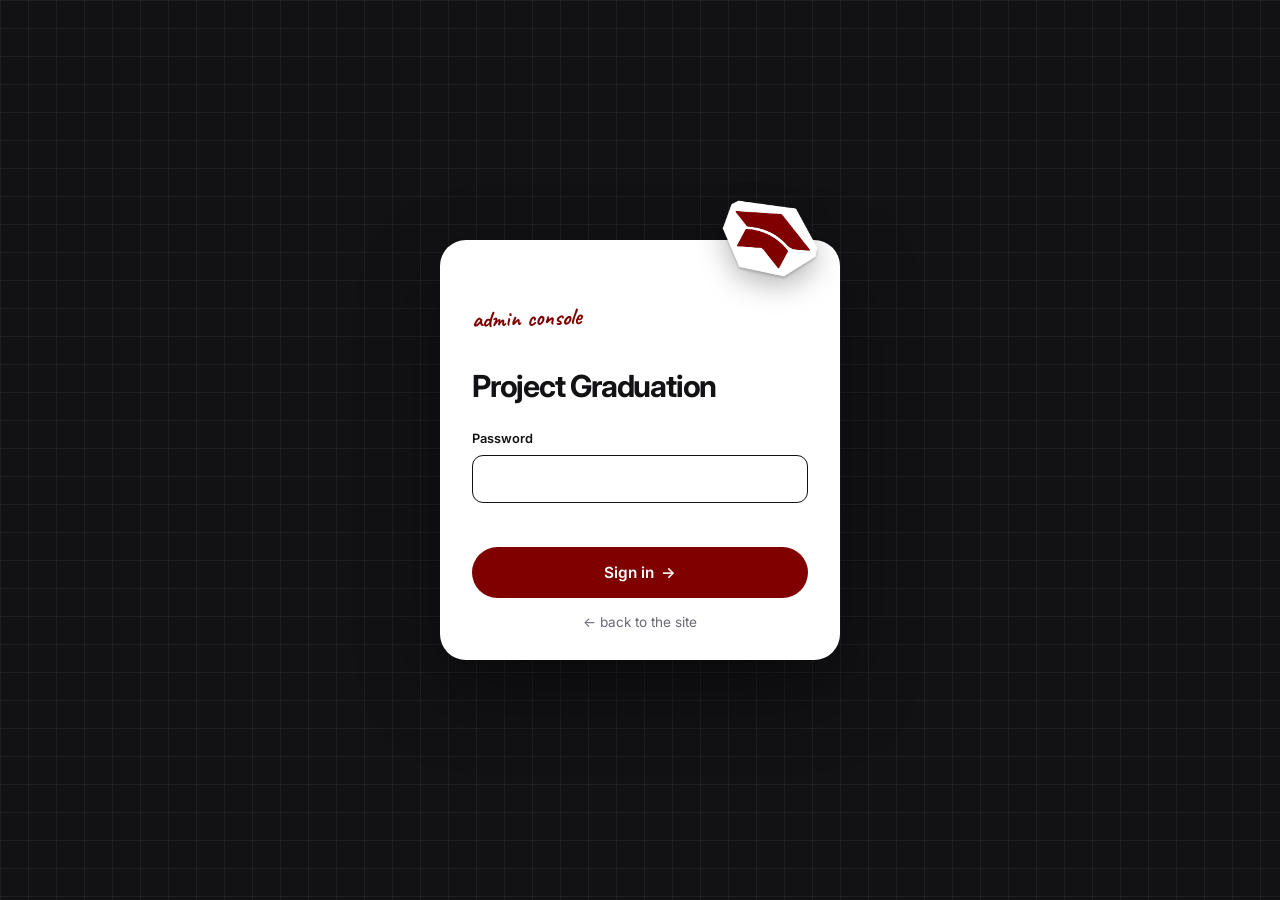
<file: website/admin.html>
<!doctype html>
<html lang="en">
<head>
  <meta charset="utf-8">
  <meta name="viewport" content="width=device-width, initial-scale=1">
  <meta name="robots" content="noindex, nofollow">
  <title>Admin Console · Project Graduation</title>
  <meta name="theme-color" content="#121114">
  <link rel="icon" href="assets/mark-maroon.png">
  <link rel="preconnect" href="https://fonts.googleapis.com">
  <link rel="preconnect" href="https://fonts.gstatic.com" crossorigin>
  <link href="https://fonts.googleapis.com/css2?family=Caveat:wght@600;700&family=Inter:wght@400;500;600;700;800&family=JetBrains+Mono:wght@400;500;600;700&display=swap" rel="stylesheet">
  <link rel="stylesheet" href="assets/css/styles.css">
  <link rel="stylesheet" href="assets/css/admin.css">
</head>
<body class="admin">

  <!-- sign in -->
  <section class="login" data-login hidden>
    <form class="login-card" data-login-form>
      <div data-sticker="cap" data-still class="login-sticker"></div>
      <p class="eyebrow">admin console</p>
      <h1>Project Graduation</h1>
      <label class="field"><span>Password</span><input type="password" name="password" autocomplete="current-password" required></label>
      <p class="login-error" role="alert" data-login-error></p>
      <button class="btn btn-maroon" type="submit">Sign in <span class="arrow">→</span></button>
      <a class="login-back" href="index.html">← back to the site</a>
    </form>
  </section>

  <!-- console -->
  <div class="console" data-console hidden>
    <aside class="side">
      <span data-brand data-home="admin.html"></span><p class="side-label mono">admin console</p>
      <nav class="side-nav" aria-label="Admin sections">
        <a href="#overview" data-tab="overview"><svg viewBox="0 0 20 20" fill="none" stroke="currentColor" stroke-width="1.7"><rect x="3" y="3" width="6" height="6" rx="1.5"/><rect x="11" y="3" width="6" height="6" rx="1.5"/><rect x="3" y="11" width="6" height="6" rx="1.5"/><rect x="11" y="11" width="6" height="6" rx="1.5"/></svg>Overview</a>
        <a href="#fundraising" data-tab="fundraising"><svg viewBox="0 0 20 20" fill="none" stroke="currentColor" stroke-width="1.7"><path d="M3 15h14M5 12l3-4 3 2 4-6"/></svg>Fundraising</a>
        <a href="#events" data-tab="events"><svg viewBox="0 0 20 20" fill="none" stroke="currentColor" stroke-width="1.7"><rect x="3" y="4.5" width="14" height="12" rx="2"/><path d="M3 8.5h14M7 2.5v4M13 2.5v4"/></svg>Events</a>
        <a href="#registrations" data-tab="registrations"><svg viewBox="0 0 20 20" fill="none" stroke="currentColor" stroke-width="1.7"><path d="M4 4h12v12H4z"/><path d="M7 8h6M7 11h6M7 14h3"/></svg>Registrations</a>
        <a href="#sponsors" data-tab="sponsors"><svg viewBox="0 0 20 20" fill="none" stroke="currentColor" stroke-width="1.7"><circle cx="10" cy="8" r="4.5"/><path d="M7 12l-1.5 5.5L10 15l4.5 2.5L13 12"/></svg>Sponsors <b class="pill" data-new-count hidden></b></a>
        <a href="#volunteers" data-tab="volunteers"><svg viewBox="0 0 20 20" fill="none" stroke="currentColor" stroke-width="1.7"><path d="M10 16.5s-6-3.6-6-8.1A3.4 3.4 0 0 1 10 6.3a3.4 3.4 0 0 1 6 2.1c0 4.5-6 8.1-6 8.1z"/></svg>Volunteers <b class="pill" data-vol-count hidden></b></a>
        <a href="#ideas" data-tab="ideas"><svg viewBox="0 0 20 20" fill="none" stroke="currentColor" stroke-width="1.7"><path d="M7.5 15h5M8 17.5h4M10 2.5a5 5 0 0 0-3 9c.6.5 1 1.2 1 2V14h4v-.5c0-.8.4-1.5 1-2a5 5 0 0 0-3-9z"/></svg>Event ideas <b class="pill" data-idea-count hidden></b></a>
        <a href="#attendance" data-tab="attendance"><svg viewBox="0 0 20 20" fill="none" stroke="currentColor" stroke-width="1.7" stroke-linecap="round" stroke-linejoin="round"><rect x="3.5" y="3" width="13" height="14.5" rx="2"/><path d="M7 3V2M13 3V2M7 10l2 2 4-4"/></svg>Attendance</a>
        <a href="#messages" data-tab="messages"><svg viewBox="0 0 20 20" fill="none" stroke="currentColor" stroke-width="1.7" stroke-linejoin="round"><rect x="2.5" y="4.5" width="15" height="11" rx="2"/><path d="m3 5.5 7 5.5 7-5.5"/></svg>Messages</a>
      </nav>
      <div class="side-foot">
        <a href="index.html" target="_blank" rel="noopener">View site ↗</a>
        <button type="button" data-logout>Sign out</button>
      </div>
    </aside>
    <main class="pane" data-pane tabindex="-1"></main>
  </div>

  <dialog class="drawer" data-drawer aria-labelledby="drawer-title"></dialog>

  <script src="assets/js/stickers.js"></script>
  <script src="assets/js/nav.js"></script>
  <script src="assets/js/admin.js"></script>
</body>
</html>
</file>
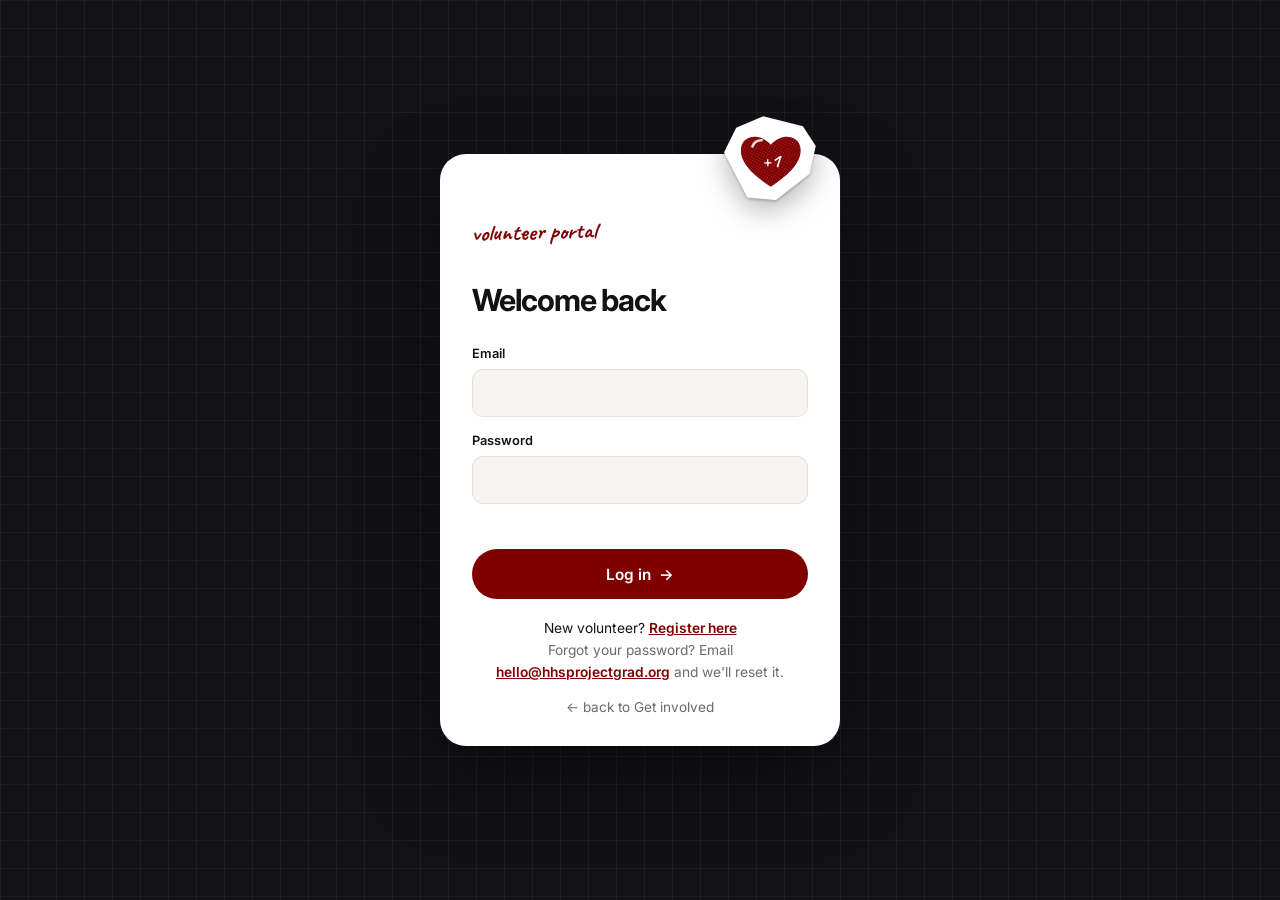
<file: website/portal.html>
<!doctype html>
<html lang="en">
<head>
  <meta charset="utf-8">
  <meta name="viewport" content="width=device-width, initial-scale=1">
  <meta name="robots" content="noindex">
  <title>Volunteer Portal · Project Graduation</title>
  <meta name="theme-color" content="#121114">
  <link rel="icon" href="assets/mark-maroon.png">
  <link rel="preconnect" href="https://fonts.googleapis.com">
  <link rel="preconnect" href="https://fonts.gstatic.com" crossorigin>
  <link href="https://fonts.googleapis.com/css2?family=Caveat:wght@600;700&family=Inter:wght@400;500;600;700;800&family=JetBrains+Mono:wght@400;500;600;700&display=swap" rel="stylesheet">
  <link rel="stylesheet" href="assets/css/styles.css">
  <link rel="stylesheet" href="assets/css/admin.css">
</head>
<body class="admin portal">

  <section class="login" data-login hidden>
    <form class="login-card" data-login-form>
      <div data-sticker="heart" data-still class="login-sticker"></div>
      <p class="eyebrow">volunteer portal</p>
      <h1>Welcome back</h1>
      <label class="field"><span>Email</span><input type="email" name="email" autocomplete="email" required></label>
      <label class="field"><span>Password</span><input type="password" name="password" autocomplete="current-password" required></label>
      <p class="login-error" role="alert" data-login-error></p>
      <button class="btn btn-maroon" type="submit">Log in <span class="arrow">→</span></button>
      <p class="login-alt">New volunteer? <a href="volunteer.html">Register here</a><br><span class="muted">Forgot your password? Email <a href="mailto:hello@hhsprojectgrad.org">hello@hhsprojectgrad.org</a> and we'll reset it.</span></p>
      <a class="login-back" href="get-involved.html">← back to Get involved</a>
    </form>
  </section>

  <div class="console" data-console hidden>
    <aside class="side">
      <span data-brand></span>
      <nav class="side-nav" aria-label="Portal sections">
        <a href="#home" data-tab="home"><svg viewBox="0 0 20 20" fill="none" stroke="currentColor" stroke-width="1.7"><path d="M3 9.5 10 4l7 5.5V16a1 1 0 0 1-1 1H4a1 1 0 0 1-1-1z"/><path d="M8 17v-5h4v5"/></svg>Home</a>
        <a href="#shifts" data-tab="shifts"><svg viewBox="0 0 20 20" fill="none" stroke="currentColor" stroke-width="1.7"><rect x="3" y="4.5" width="14" height="12" rx="2"/><path d="M3 8.5h14M7 2.5v4M13 2.5v4"/></svg>Find shifts</a>
        <a href="#profile" data-tab="profile"><svg viewBox="0 0 20 20" fill="none" stroke="currentColor" stroke-width="1.7"><circle cx="10" cy="7" r="3.5"/><path d="M3.5 17c1-3.5 3.6-5 6.5-5s5.5 1.5 6.5 5"/></svg>My profile</a>
      </nav>
      <div class="side-foot">
        <a href="index.html">Main site ↗</a>
        <button type="button" data-logout>Log out</button>
      </div>
    </aside>
    <main class="pane" data-pane tabindex="-1"></main>
  </div>

  <script src="assets/js/data.js"></script>
  <script src="assets/js/stickers.js"></script>
  <script src="assets/js/nav.js"></script>
  <script src="assets/js/portal.js"></script>
</body>
</html>
</file>
<file: website/assets/css/styles.css>
/* ==========================================================================
   Project Graduation · Hillsborough High School
   Retro-scholastic, techy, mostly neutral. Maroon + gold are accents only.
   ========================================================================== */

:root {
  --ink: #121114;
  --ink-2: #1c1a1f;
  --ink-3: #2a272e;
  --paper: #f6f5f1;
  --white: #ffffff;
  --muted: #6b6872;
  --muted-2: #9a97a0;
  --line: #e5e2db;

  --maroon: #800000;
  --maroon-deep: #5c0000;
  --gold: #ccb179;
  --gold-soft: #f1e9d8;
  --gold-ink: #7a6230; /* gold that passes contrast on light backgrounds */

  --hl: rgba(204, 177, 121, 0.95);
  --hl-mid: rgba(204, 177, 121, 0.72);

  --font: "Inter", ui-sans-serif, system-ui, -apple-system, "Segoe UI", sans-serif;
  --mono: "JetBrains Mono", ui-monospace, "SF Mono", Menlo, monospace;
  --hand: "Caveat", "Bradley Hand", cursive;

  --radius: 28px;
  --radius-sm: 14px;
  --shadow: 0 1px 2px rgba(18, 17, 20, 0.05), 0 14px 34px rgba(18, 17, 20, 0.08);
  --shadow-lift: 0 2px 4px rgba(18, 17, 20, 0.08), 0 24px 50px rgba(18, 17, 20, 0.16);
  --wrap: 1200px;
  --gutter: 24px;
}

*, *::before, *::after { box-sizing: border-box; }
html { scroll-behavior: smooth; -webkit-text-size-adjust: 100%; }
body {
  margin: 0;
  font-family: var(--font);
  color: var(--ink);
  background: var(--paper);
  line-height: 1.5;
  -webkit-font-smoothing: antialiased;
  overflow-x: hidden;
}
img { max-width: 100%; display: block; }
a { color: inherit; }
button { font: inherit; color: inherit; }
:focus-visible { outline: 3px solid var(--gold); outline-offset: 3px; border-radius: 6px; }

.wrap { width: 100%; max-width: var(--wrap); margin: 0 auto; padding: 0 var(--gutter); }
.mono { font-family: var(--mono); letter-spacing: -0.01em; }
.hand { font-family: var(--hand); }
.muted { color: var(--muted); }
.sr-only { position: absolute; width: 1px; height: 1px; overflow: hidden; clip: rect(0 0 0 0); white-space: nowrap; }

/* --------------------------------------------------------------------------
   Highlighter marks
   -------------------------------------------------------------------------- */
.hl {
  /* bold, solid marker block that wipes in left to right */
  padding: 0.04em 0.2em;
  margin: 0 -0.04em;
  background: linear-gradient(var(--gold), var(--gold)) no-repeat 0 0 / 0% 100%;
  -webkit-box-decoration-break: clone;
  box-decoration-break: clone;
  transition: background-size 0.6s cubic-bezier(.75, 0, .2, 1), color 0.2s 0.25s;
}
.hl.on { background-size: 100% 100%; color: var(--ink); }
.on-dark .hl { color: inherit; }
.on-dark .hl.on { color: var(--ink); }

/* solid label highlight, like a sticky tab */
.hl-box {
  background: var(--gold);
  color: var(--ink);
  padding: 0.02em 0.18em;
  margin-right: 0.08em;
  -webkit-box-decoration-break: clone;
  box-decoration-break: clone;
}

/* hand-drawn underline */
.scribble {
  background: url("data:image/svg+xml,%3Csvg xmlns='http://www.w3.org/2000/svg' viewBox='0 0 200 14' preserveAspectRatio='none'%3E%3Cpath d='M2 9 C 30 3, 52 12, 80 7 S 140 3, 198 8' fill='none' stroke='%23800000' stroke-width='3.2' stroke-linecap='round'/%3E%3C/svg%3E") no-repeat 0 100% / 100% 0.32em;
  padding-bottom: 0.12em;
}

/* hand-drawn circle */
.circled { position: relative; white-space: nowrap; }
.circled::after {
  content: "";
  position: absolute;
  inset: -0.18em -0.32em -0.12em -0.3em;
  border: 2.5px solid var(--maroon);
  border-radius: 52% 48% 55% 45% / 58% 46% 54% 42%;
  transform: rotate(-3deg);
  pointer-events: none;
}

/* --------------------------------------------------------------------------
   Buttons, chips, eyebrow labels
   -------------------------------------------------------------------------- */
.btn {
  --bg: var(--ink); --fg: var(--white);
  display: inline-flex; align-items: center; gap: 0.5em;
  padding: 0.82em 1.35em;
  border-radius: 999px;
  border: 1.5px solid transparent;
  background: var(--bg); color: var(--fg);
  font-weight: 600; font-size: 0.96rem; text-decoration: none; cursor: pointer;
  transition: transform .15s ease, box-shadow .2s ease, background .2s ease;
  white-space: nowrap;
}
.btn:hover { transform: translateY(-1px); box-shadow: 0 8px 20px rgba(0,0,0,.14); }
.btn:active { transform: translateY(1px) scale(.98); }
.btn-maroon { --bg: var(--maroon); }
.btn-maroon:hover { --bg: var(--maroon-deep); }
.btn-white { --bg: var(--white); --fg: var(--ink); }
.btn-gold { --bg: var(--gold); --fg: var(--ink); }
.btn-ghost { --bg: transparent; --fg: currentColor; border-color: currentColor; }
.btn-sm { padding: .6em 1.05em; font-size: .88rem; }
.btn .arrow { transition: transform .2s; }
.btn:hover .arrow { transform: translateX(3px); }

.link-arrow { color: var(--maroon); text-decoration: none; font-weight: 600; }
.link-arrow:hover { text-decoration: underline; text-underline-offset: 3px; }
.on-dark .link-arrow { color: var(--gold); }

/* small accent labels: handwritten, like a note in the margin */
.eyebrow {
  font-family: var(--hand); font-size: 1.45rem; font-weight: 700; line-height: 1.1;
  letter-spacing: 0; text-transform: none; color: var(--maroon);
  display: inline-block; transform: rotate(-1.5deg); transform-origin: left center;
}
.on-dark .eyebrow, .action-tile.dark .eyebrow, .reg-head .eyebrow, .band .eyebrow { color: var(--gold); }
.help-card .num { font-family: var(--hand); font-size: 1.3rem; font-weight: 700; color: var(--maroon); letter-spacing: 0; }

.chip {
  display: inline-flex; align-items: center; gap: .45em;
  border: 1.5px solid var(--line); background: var(--white);
  padding: .5em 1em; border-radius: 999px;
  font-size: .9rem; font-weight: 600; cursor: pointer;
  transition: background .2s, border-color .2s, color .2s;
}
.chip:hover { border-color: var(--ink); }
.chip[aria-pressed="true"] { background: var(--ink); color: var(--white); border-color: var(--ink); }
.chip .dot { width: .55em; height: .55em; border-radius: 50%; background: currentColor; opacity: .5; }

/* --------------------------------------------------------------------------
   Navigation bar, rocket logo, paper menus
   -------------------------------------------------------------------------- */
.nav {
  position: sticky; top: 0; z-index: 60; margin-bottom: -68px;
  background: transparent; border-bottom: 1px solid transparent;
  transition: background .3s, border-color .3s, box-shadow .3s;
}
.nav.scrolled {
  background: rgba(18, 17, 20, .86); border-bottom-color: rgba(255,255,255,.08);
  backdrop-filter: saturate(170%) blur(18px); -webkit-backdrop-filter: saturate(170%) blur(18px);
  box-shadow: 0 10px 30px rgba(0,0,0,.18);
}
.nav-inner {
  position: relative; z-index: 2; display: flex; align-items: center; gap: 22px;
  width: 100%; max-width: var(--wrap); margin: 0 auto; padding: 0 var(--gutter); height: 68px; color: #ecebef;
}
.nav-progress { position: absolute; left: 0; bottom: -1px; height: 2px; width: 100%; transform-origin: left; transform: scaleX(0); background: var(--gold); opacity: 0; transition: opacity .3s; }
.nav.scrolled .nav-progress { opacity: 1; }

/* brand + rocket */
.brand { display: flex; align-items: center; gap: 11px; text-decoration: none; color: var(--white); flex: none; }
.brand-name { font-weight: 600; letter-spacing: -.03em; font-size: 1.05rem; white-space: nowrap; }
.brand-name b { font-weight: 800; color: var(--gold); }
.logo-pad { position: relative; width: 38px; height: 38px; display: grid; place-items: center; flex: none; }
.rocket { position: relative; width: 32px; display: block; }
.ship { position: relative; display: block; }
.ship img { width: 32px; height: auto; position: relative; z-index: 1; transition: transform .25s; }
.brand:hover .ship img { transform: scale(1.06); }
/* fireball grows from under the upright cap (see launch pose) */
.flame { position: absolute; z-index: 0; left: 43.5%; top: 64%; width: 20px; transform-origin: 50% 0; transform: translateX(-50%) scale(0); opacity: 0; }
.flame svg { width: 100%; display: block; overflow: visible; filter: drop-shadow(0 0 6px rgba(245,120,40,.55)); }
.flame .f1 { fill: #ef5a2f; }
.flame .f2 { fill: #f5b942; }
.flame .f3 { fill: #fbf7a0; }
.flame .f4 { fill: #fff; }
.smoke { position: absolute; left: 43.5%; bottom: -16px; width: 0; height: 0; z-index: 0; }
.smoke i { position: absolute; width: 12px; height: 12px; border-radius: 50%; background: #fff; border: 1.5px solid var(--ink); left: -6px; top: -6px; transform: scale(0); opacity: 0; }

.brand.launch .ship   { animation: rocket-shake 1.9s both; }
.brand.launch .rocket { animation: rocket-fly 1.9s both; }
.brand.launch .flame  { animation: rocket-flame 1.9s both; }
.brand.launch .flame .f1, .brand.launch .flame .f2, .brand.launch .flame .f3 { animation: flicker .16s steps(2) infinite; transform-box: fill-box; transform-origin: 50% 0; }
.brand.launch .flame .f2 { animation-delay: -.08s; }
.brand.launch .smoke i { animation: puff 1.9s both; }
.brand.launch .smoke i:nth-child(1) { --dx: -16px; --dy: 4px;  animation-delay: .05s; }
.brand.launch .smoke i:nth-child(2) { --dx: 15px;  --dy: 3px;  animation-delay: .12s; }
.brand.launch .smoke i:nth-child(3) { --dx: -6px;  --dy: 9px;  animation-delay: .2s; }
.brand.launch .smoke i:nth-child(4) { --dx: 7px;   --dy: 10px; animation-delay: .28s; }
@keyframes rocket-shake { /* swing upright (board on top), rumble, fly, then settle back */
  0% { transform: rotate(0); }
  12% { transform: rotate(-28deg); }
  16% { transform: rotate(-28deg) translate(-1px, 0); } 20% { transform: rotate(-28deg) translate(1px, 1px); }
  24% { transform: rotate(-28deg) translate(-1px, -1px); } 28% { transform: rotate(-28deg) translate(1.5px, 0); }
  32% { transform: rotate(-28deg) translate(-1.5px, 1px); } 36% { transform: rotate(-28deg) translate(1px, -1px); }
  40%, 62% { transform: rotate(-28deg); }
  63%, 100% { transform: rotate(0); }
}
@keyframes rocket-fly {
  0%, 38% { transform: translateY(0); opacity: 1; animation-timing-function: cubic-bezier(.55, 0, .9, .35); }
  58% { opacity: 1; }
  62% { transform: translateY(-110px); opacity: 0; }
  63% { transform: translateY(28px); opacity: 0; animation-timing-function: cubic-bezier(.2, .9, .3, 1.25); }
  100% { transform: translateY(0); opacity: 1; }
}
@keyframes rocket-flame {
  0%, 10% { transform: translateX(-50%) scale(0); opacity: 0; }
  16% { transform: translateX(-50%) scale(.45); opacity: 1; }
  34% { transform: translateX(-50%) scale(.75); opacity: 1; }
  42% { transform: translateX(-50%) scale(1.05, 1.25); opacity: 1; }
  62% { transform: translateX(-50%) scale(1.1, 1.45); opacity: 1; }
  63%, 100% { transform: translateX(-50%) scale(0); opacity: 0; }
}
@keyframes flicker { 50% { transform: scale(.94, 1.08); } }
@keyframes puff {
  0%, 18% { transform: translate(0, 0) scale(0); opacity: 0; }
  30% { opacity: 1; transform: translate(calc(var(--dx) * .5), var(--dy)) scale(1); }
  60% { opacity: .9; transform: translate(var(--dx), calc(var(--dy) + 2px)) scale(1.35); }
  80%, 100% { opacity: 0; transform: translate(calc(var(--dx) * 1.3), calc(var(--dy) + 3px)) scale(1.6); }
}

/* links */
.nav-links { display: flex; align-items: center; gap: 4px; list-style: none; margin: 0 0 0 auto; padding: 0; font-size: .93rem; font-weight: 500; }
.nav-links > li { position: relative; display: flex; align-items: center; }
.nav-links > li > a { position: relative; text-decoration: none; padding: 8px 13px; color: #dcdae0; transition: color .2s; isolation: isolate; }
.nav-links > li > a::before { /* gold highlighter swipe */
  content: ""; position: absolute; inset: 7px 6px; z-index: -1; border-radius: 2px;
  background: var(--gold); transform: scaleX(0) skewX(-8deg); transform-origin: left; transition: transform .28s cubic-bezier(.7,0,.2,1);
}
.nav-links > li > a:hover, .has-drop.open > a { color: var(--ink); }
.nav-links > li > a:hover::before, .has-drop.open > a::before { transform: scaleX(1) skewX(-8deg); }
.nav-links > li > a[aria-current="page"]::after { /* hand-drawn underline */
  content: ""; position: absolute; left: 12px; right: 12px; bottom: 0; height: 6px;
  background: url("data:image/svg+xml,%3Csvg xmlns='http://www.w3.org/2000/svg' viewBox='0 0 100 8' preserveAspectRatio='none'%3E%3Cpath d='M2 5 C 22 1, 40 7, 60 4 S 90 2, 98 5' fill='none' stroke='%23ccb179' stroke-width='3' stroke-linecap='round'/%3E%3C/svg%3E") no-repeat center / 100% 100%;
}
.has-drop > a { padding-right: 4px !important; }
.drop-btn { background: none; border: 0; color: inherit; cursor: pointer; padding: 8px 8px 8px 2px; display: grid; place-items: center; }
.drop-btn svg { width: 12px; height: 12px; transition: transform .25s; }
.has-drop.open .drop-btn svg { transform: rotate(180deg); }

.nav-donate {
  flex: none; text-decoration: none; font-weight: 700; font-size: .9rem; color: var(--ink);
  background: var(--gold); padding: 10px 18px; border-radius: 999px; transform: rotate(-2deg);
  box-shadow: 0 0 0 2.5px #fff, 0 6px 16px rgba(0,0,0,.3); transition: transform .2s;
}
.nav-donate:hover { transform: rotate(1deg) scale(1.04); }
.nav-donate span::after { content: " ♥"; color: var(--maroon); }

/* paper panels shared by the dropdown and the phone menu */
.drop, .mobile-menu { position: absolute; z-index: 1; filter: drop-shadow(0 18px 30px rgba(0,0,0,.28)) drop-shadow(0 2px 3px rgba(0,0,0,.15)); }
.sheet {
  position: relative; color: var(--ink); background-color: #fffdf8;
  background-image:
    linear-gradient(90deg, transparent 38px, rgba(128,0,0,.32) 38px, rgba(128,0,0,.32) 40px, transparent 40px),
    repeating-linear-gradient(transparent 0 31px, #dbe4f0 31px 32px);
  background-position: 0 0, 0 14px;
}
.tape {
  position: absolute; z-index: 2; top: -11px; left: 50%; width: 92px; height: 24px; transform: translateX(-50%) rotate(-3deg);
  background: rgba(204, 177, 121, .8);
  clip-path: polygon(0 8%, 6% 0, 12% 10%, 20% 2%, 30% 6%, 100% 0, 96% 50%, 100% 100%, 88% 92%, 78% 100%, 0 96%, 4% 50%);
}

.drop {
  top: calc(100% + 12px); left: -26px; width: 330px;
  visibility: hidden; opacity: 0; transform: translateY(-8px) rotate(-1.5deg); transform-origin: 30% 0;
  transition: opacity .18s ease, transform .22s cubic-bezier(.2,.8,.2,1), visibility 0s linear .22s;
  will-change: opacity, transform;
}
.drop::before { content: ""; position: absolute; left: 0; right: 0; top: -18px; height: 18px; } /* hover bridge */
.has-drop.open .drop { visibility: visible; opacity: 1; transform: rotate(-1.2deg); transition: opacity .18s ease, transform .26s cubic-bezier(.2,.9,.3,1.15), visibility 0s; }
.drop .sheet { padding: 20px 16px 26px 50px; }
.sheet-label { margin: -4px 0 4px; color: var(--maroon); font-size: 1.25rem; line-height: 32px; }
.drop ul { list-style: none; margin: 0; padding: 0; }
.drop li a { display: flex; align-items: center; gap: 12px; padding: 6px 8px; margin-left: -8px; border-radius: 10px; text-decoration: none; transition: background .15s; }
.drop li a:hover, .drop li a:focus-visible { background: rgba(204,177,121,.18); }
.drop li a b { display: block; font-size: .95rem; letter-spacing: -.01em; line-height: 1.25; }
.drop li a small { display: block; font-size: .78rem; color: var(--muted); line-height: 1.3; }
.mini-stk { width: 40px; flex: none; display: block; transition: transform .2s; }
.mini-stk .sticker { filter: drop-shadow(0 1px 1px rgba(0,0,0,.15)) drop-shadow(0 4px 6px rgba(0,0,0,.14)); }
.drop li a:hover .mini-stk, .mm-sub a:hover .mini-stk { transform: rotate(-8deg) scale(1.1); }
.sheet-more { display: inline-block; margin-top: 6px; color: var(--maroon); font-size: 1.25rem; text-decoration: none; }
.sheet-more:hover { text-decoration: underline; }

/* hamburger → X */
.nav-toggle { display: none; position: relative; width: 44px; height: 44px; border-radius: 12px; border: 0; background: rgba(255,255,255,.08); cursor: pointer; }
.nav-toggle span { position: absolute; left: 13px; right: 13px; height: 2px; border-radius: 2px; background: var(--white); transition: transform .3s, opacity .2s, top .3s; }
.nav-toggle span:nth-child(1) { top: 15px; } .nav-toggle span:nth-child(2) { top: 21px; } .nav-toggle span:nth-child(3) { top: 27px; }
.menu-open .nav-toggle span:nth-child(1) { top: 21px; transform: rotate(45deg); }
.menu-open .nav-toggle span:nth-child(2) { opacity: 0; }
.menu-open .nav-toggle span:nth-child(3) { top: 21px; transform: rotate(-45deg); }

.mobile-menu {
  display: none; left: 12px; right: 12px; top: calc(100% + 8px);
  visibility: hidden; opacity: 0; transform: translateY(-10px); transform-origin: 50% 0;
  transition: opacity .2s ease, transform .26s cubic-bezier(.2,.8,.2,1), visibility 0s linear .26s;
}
.menu-open .mobile-menu { visibility: visible; opacity: 1; transform: none; transition: opacity .2s ease, transform .3s cubic-bezier(.2,.9,.3,1.1), visibility 0s; }
.menu-open.nav { background: rgba(18, 17, 20, .96); }
.mobile-menu .sheet {
  padding: 26px 22px 34px 54px; transform: rotate(-.6deg); max-height: calc(100dvh - 100px); overflow-y: auto;
  background-image: linear-gradient(90deg, transparent 40px, rgba(128,0,0,.32) 40px, rgba(128,0,0,.32) 42px, transparent 42px), repeating-linear-gradient(transparent 0 31px, #dbe4f0 31px 32px);
}
.mm-main { list-style: none; margin: 0; padding: 0; }
.mm-main > li > a { display: inline-block; font-size: 1.85rem; font-weight: 800; letter-spacing: -.04em; line-height: 48px; text-decoration: none; }
.mm-main > li > a:active, .mm-main > li > a:hover { background: linear-gradient(var(--gold), var(--gold)) no-repeat 0 60% / 100% 70%; }
.mm-sub { list-style: none; margin: 0 0 8px; padding: 0; display: grid; grid-template-columns: 1fr 1fr; gap: 4px 10px; }
.mm-sub a { display: flex; align-items: center; gap: 8px; font-size: .92rem; font-weight: 600; text-decoration: none; padding: 4px 0; line-height: 1.2; }
.mm-sub .mini-stk { width: 34px; }
.mm-donate { margin-top: 18px; width: 100%; justify-content: center; }
.mm-foot { margin: 14px 0 0; color: var(--maroon); font-size: 1.2rem; }
.mm-pencil { position: absolute; right: 14px; top: 18px; width: 70px; transform: rotate(12deg); }
.mm-star { position: absolute; right: 30px; bottom: 150px; width: 46px; transform: rotate(-10deg); }

@media (max-width: 920px) {
  .nav-links, .nav-donate { display: none; }
  .nav-toggle { display: block; margin-left: auto; }
  .mobile-menu { display: block; }
  .nav-inner { height: 60px; }
  .nav { margin-bottom: -60px; }
}
@media (max-width: 380px) { .mm-sub { grid-template-columns: 1fr; } }

/* --------------------------------------------------------------------------
   Hero (dark, graph paper, torn edge)
   -------------------------------------------------------------------------- */
.hero {
  position: relative;
  background: var(--ink);
  color: var(--white);
  padding: 76px 0 150px;
  overflow: hidden;
  isolation: isolate;
}
.hero::before { /* graph paper */
  content: ""; position: absolute; inset: 0; z-index: -1;
  background-image:
    linear-gradient(rgba(255,255,255,.055) 1px, transparent 1px),
    linear-gradient(90deg, rgba(255,255,255,.055) 1px, transparent 1px),
    linear-gradient(rgba(255,255,255,.025) 1px, transparent 1px),
    linear-gradient(90deg, rgba(255,255,255,.025) 1px, transparent 1px);
  background-size: 120px 120px, 120px 120px, 24px 24px, 24px 24px;
  mask-image: radial-gradient(ellipse 90% 80% at 50% 30%, #000 40%, transparent 100%);
  -webkit-mask-image: radial-gradient(ellipse 90% 80% at 50% 30%, #000 40%, transparent 100%);
}
.hero-inner { position: relative; display: grid; grid-template-columns: 1.35fr 1fr; gap: 40px; align-items: end; }
.hero h1 {
  font-size: clamp(3.2rem, 9vw, 7.4rem);
  line-height: .9; letter-spacing: -.055em; font-weight: 800; margin: 18px 0 26px;
}
.hero h1 .g { color: var(--gold); display: block; }
.hero .lede { font-size: clamp(1.08rem, 1.6vw, 1.3rem); color: #cfcdd3; max-width: 34ch; margin: 0 0 30px; }
.hero .lede strong { color: var(--white); font-weight: 600; }
.hero-ctas { display: flex; gap: 12px; flex-wrap: wrap; }

.hero-side { justify-self: end; text-align: right; display: grid; gap: 18px; justify-items: end; padding-bottom: 8px; }
.hero-side .tagline { font-size: clamp(1.5rem, 2.6vw, 2.1rem); font-weight: 700; letter-spacing: -.03em; margin: 0; line-height: 1.15; }
.countdown { display: flex; gap: 8px; }
.countdown div {
  background: var(--ink-2); border: 1px solid var(--ink-3); border-radius: 12px;
  padding: 10px 10px 8px; min-width: 66px; text-align: center;
}
.countdown b { display: block; font-family: var(--mono); font-size: 1.6rem; font-weight: 600; letter-spacing: -.03em; font-variant-numeric: tabular-nums; }
.countdown span { font-family: var(--mono); font-size: .62rem; letter-spacing: .12em; color: var(--muted-2); text-transform: uppercase; }
.hero-side .links { display: grid; gap: 6px; font-size: .95rem; }

.tear { position: absolute; left: 0; right: 0; bottom: -1px; height: 130px; width: 100%; z-index: 1; pointer-events: none; }

.hero-note {
  position: absolute; z-index: 3; font-family: var(--hand); color: var(--gold);
  font-size: 1.35rem; transform: rotate(-4deg); pointer-events: none;
}

/* compact hero for inner pages */
.hero.compact { padding: 64px 0 140px; }
.hero.compact h1 { font-size: clamp(3rem, 8vw, 6rem); margin-bottom: 14px; }

@media (max-width: 900px) {
  .hero { padding: 54px 0 140px; }
  .hero-inner { grid-template-columns: 1fr; }
  .hero-side { justify-self: start; text-align: left; justify-items: start; }
}

/* --------------------------------------------------------------------------
   Stickers — cut paper, halftone, stop-motion boil
   -------------------------------------------------------------------------- */
.sticker-wrap {
  position: absolute; z-index: 4;
  touch-action: none; cursor: grab; user-select: none; -webkit-user-select: none;
  animation: slap .55s steps(4, end) both;
  animation-delay: var(--delay, 0s);
}
.sticker-wrap.dragging { cursor: grabbing; z-index: 20; }
.sticker {
  display: block;
  width: 100%;
  transform: rotate(var(--r, 0deg));
  filter: drop-shadow(0 2px 1px rgba(0,0,0,.18)) drop-shadow(0 10px 14px rgba(0,0,0,.28));
  animation: boil var(--boil, 1.2s) steps(1, end) infinite;
  animation-delay: var(--boil-delay, 0s);
  transition: filter .2s;
}
.sticker svg, .sticker img { width: 100%; height: auto; display: block; pointer-events: none; }
.sticker-wrap:hover .sticker, .sticker-wrap.dragging .sticker {
  filter: drop-shadow(0 4px 2px rgba(0,0,0,.18)) drop-shadow(0 22px 22px rgba(0,0,0,.32));
}
.sticker-wrap.dragging .sticker { animation-play-state: paused; transform: rotate(var(--r, 0deg)) scale(1.06); }

/* hand-scissored cut frames: three irregular borders, one visible at a time */
.sticker { position: relative; }
.sticker img.cv { position: absolute; inset: 0; width: 100%; height: 100%; }
.sticker img.art { position: relative; }
.sticker .cv { opacity: 0; animation: var(--boil, 1.2s) steps(1, end) infinite; animation-delay: var(--boil-delay, 0s); }
.sticker .cv1 { animation-name: cut1; }
.sticker .cv2 { animation-name: cut2; }
.sticker .cv3 { animation-name: cut3; }
@keyframes cut1 { 0% { opacity: 1; } 33.33% { opacity: 0; } }
@keyframes cut2 { 0% { opacity: 0; } 33.33% { opacity: 1; } 66.66% { opacity: 0; } }
@keyframes cut3 { 0% { opacity: 0; } 66.66% { opacity: 1; } }
.sticker.still .cv { animation: none; }
.sticker.still .cv1 { opacity: 1; }
.hover-boil:hover .sticker.still .cv { animation: .9s steps(1, end) infinite; }
.hover-boil:hover .sticker.still .cv1 { animation-name: cut1; }
.hover-boil:hover .sticker.still .cv2 { animation-name: cut2; }
.hover-boil:hover .sticker.still .cv3 { animation-name: cut3; }
.sticker-wrap.dragging .sticker .cv { animation-play-state: paused; }

@keyframes boil {
  0%     { transform: rotate(var(--r, 0deg)) translate(0, 0); }
  33.33% { transform: rotate(calc(var(--r, 0deg) + 2deg)) translate(1px, -2px); }
  66.66% { transform: rotate(calc(var(--r, 0deg) - 1.4deg)) translate(-1px, 1px) scale(1.012); }
}
@keyframes slap {
  0%   { opacity: 0; scale: 1.7; rotate: -14deg; }
  40%  { opacity: 1; scale: 1.15; rotate: 6deg; }
  70%  { scale: .96; rotate: -2deg; }
  100% { opacity: 1; scale: 1; rotate: 0deg; }
}

/* hero sticker layout */
.hero { overflow: visible; overflow-x: clip; padding-top: 140px; padding-bottom: 180px; }
.hero.compact { padding-top: 128px; }
.s-cap    { left: 3%;  top: 74px;  width: 84px; }
.s-burst  { left: 45%; top: 82px;  width: 108px; }
.s-aplus  { right: 4%; top: 86px;  width: 84px; }
.s-eyes   { left: 27%; bottom: 14px; width: 118px; }
.s-cursor { left: 66%; bottom: 96px; width: 52px; }
.s-pencil { left: 47%; bottom: 30px; width: 150px; }
.s-mascot { right: 6%; bottom: -78px; width: 150px; z-index: 6; }
.s-note   { left: 8%; bottom: 128px; color: #fff; font-size: 1.65rem; z-index: 5; text-shadow: 0 2px 10px rgba(0,0,0,.6); }
.hero.compact .s-mascot { bottom: -36px; width: 116px; }
.hero + section { padding-top: 64px; }
@media (max-width: 900px) {
  .hero, .hero.compact { padding-top: 100px; padding-bottom: 160px; }
  .s-burst, .s-pencil, .s-cursor, .s-aplus, .s-note { display: none; }
  .s-cap { left: auto; right: 5%; top: 70px; width: 60px; }
  .s-eyes { left: 6%; bottom: 18px; width: 84px; }
  .s-mascot { right: 5%; bottom: -54px; width: 104px; }
}

/* static stickers inside cards/rows only boil on hover */
.sticker.still { animation: none; }
.hover-boil:hover .sticker.still { animation: boil .9s steps(1, end) infinite; }

/* --------------------------------------------------------------------------
   Sections
   -------------------------------------------------------------------------- */
section { position: relative; }
.section { padding: 96px 0; }
.section-tight { padding: 64px 0; }
.section-head { display: flex; align-items: end; justify-content: space-between; gap: 24px; margin-bottom: 36px; flex-wrap: wrap; }
.section-title { font-size: clamp(1.8rem, 3.6vw, 2.75rem); font-weight: 700; letter-spacing: -.035em; line-height: 1.1; margin: 0; max-width: 26ch; }
.section-title .muted { color: var(--muted); font-weight: 600; }
.bg-white { background: var(--white); }

/* category row (icon strip) */
.cats { padding: 48px 0 28px; }
.cat-row {
  display: grid; grid-template-columns: repeat(7, 1fr); gap: 8px;
  list-style: none; margin: 0; padding: 0;
}
.cat-row a {
  display: grid; justify-items: center; gap: 12px; text-decoration: none;
  padding: 14px 6px; border-radius: 18px; transition: background .2s;
  font-weight: 600; font-size: .92rem;
}
.cat-row a:hover { background: rgba(18,17,20,.04); }
.cat-row .sticker { width: 78px; height: 78px; display: grid; place-items: center; filter: drop-shadow(0 2px 1px rgba(0,0,0,.12)) drop-shadow(0 8px 10px rgba(0,0,0,.14)); }
.cat-row .sticker svg { max-height: 78px; width: auto; max-width: 84px; }
.cat-row [data-sticker="cap"] { height: 78px; display: grid; place-items: center; }
.cat-row [data-sticker="cap"] .sticker { display: block; width: 82px; height: auto; }
@media (max-width: 860px) {
  .cat-row { display: flex; overflow-x: auto; scroll-snap-type: x mandatory; padding-bottom: 8px; scrollbar-width: none; }
  .cat-row::-webkit-scrollbar { display: none; }
  .cat-row li { flex: 0 0 104px; scroll-snap-align: start; }
}

/* --------------------------------------------------------------------------
   Event cards (home carousel)
   -------------------------------------------------------------------------- */
.carousel { position: relative; }
.track {
  display: grid; grid-auto-flow: column; grid-auto-columns: minmax(300px, 380px);
  gap: 20px; overflow-x: auto; scroll-snap-type: x mandatory; scroll-behavior: smooth;
  padding: 6px max(var(--gutter), calc((100vw - var(--wrap)) / 2 + var(--gutter))) 30px;
  scrollbar-width: none;
}
.track::-webkit-scrollbar { display: none; }
.ecard {
  scroll-snap-align: start;
  scroll-margin-left: max(var(--gutter), calc((100vw - var(--wrap)) / 2 + var(--gutter)));
  position: relative; display: flex; flex-direction: column;
  min-height: 520px; padding: 28px 28px 24px;
  border-radius: var(--radius); background: var(--white); color: var(--ink);
  box-shadow: var(--shadow); overflow: hidden;
  transition: transform .3s cubic-bezier(.2,.8,.2,1), box-shadow .3s;
}
.ecard:hover { transform: scale(1.012); box-shadow: var(--shadow-lift); }
.ecard .cap { position: absolute; top: 24px; right: 24px; width: 30px; opacity: .95; }
.ecard .tag { font-family: var(--mono); font-size: .72rem; font-weight: 600; letter-spacing: .08em; text-transform: uppercase; color: var(--maroon); margin-bottom: 10px; }
.ecard h3 { font-size: 1.85rem; line-height: 1.08; letter-spacing: -.035em; margin: 0 0 12px; font-weight: 700; max-width: 14ch; }
.ecard p { margin: 0 0 6px; font-size: .96rem; }
.ecard .meta { font-family: var(--mono); font-size: .78rem; color: var(--muted); margin-top: 10px; display: grid; gap: 3px; }
.ecard .art { flex: 1; display: grid; place-items: center; padding: 18px 0 8px; min-height: 170px; }
.ecard .art .sticker { width: 150px; }
.ecard .foot { display: flex; align-items: center; justify-content: space-between; gap: 12px; }
.ecard .spots { font-family: var(--mono); font-size: .74rem; color: var(--muted); }

.ecard.theme-dark { background: var(--ink); color: var(--white); }
.ecard.theme-dark .tag { color: var(--gold); }
.ecard.theme-dark .meta, .ecard.theme-dark .spots { color: var(--muted-2); }
.ecard.theme-gold { background: linear-gradient(170deg, var(--gold-soft), #e8dcc1); }
.ecard.theme-maroon { background: var(--maroon); color: var(--white); }
.ecard.theme-maroon .tag { color: var(--gold); }
.ecard.theme-maroon .meta, .ecard.theme-maroon .spots { color: rgba(255,255,255,.7); }
.ecard.theme-dark::before, .ecard.theme-maroon::before { /* faint graph paper */
  content: ""; position: absolute; inset: 0; pointer-events: none;
  background-image: linear-gradient(rgba(255,255,255,.05) 1px, transparent 1px), linear-gradient(90deg, rgba(255,255,255,.05) 1px, transparent 1px);
  background-size: 22px 22px;
  mask-image: linear-gradient(to top, #000, transparent 70%);
  -webkit-mask-image: linear-gradient(to top, #000, transparent 70%);
}
.ecard > * { position: relative; }

.carousel-ctrl { display: flex; justify-content: flex-end; gap: 10px; margin-top: 4px; }
.circle-btn {
  width: 42px; height: 42px; border-radius: 50%; border: 0; cursor: pointer;
  background: rgba(18,17,20,.07); display: grid; place-items: center; transition: background .2s;
}
.circle-btn:hover { background: rgba(18,17,20,.14); }
.circle-btn:disabled { opacity: .35; cursor: default; }
.circle-btn svg { width: 18px; height: 18px; }

/* --------------------------------------------------------------------------
   Goal meter — a ruler
   -------------------------------------------------------------------------- */
.goal { display: grid; grid-template-columns: 1fr 1.25fr; gap: 56px; align-items: center; }
.goal .big { font-size: clamp(3.4rem, 8vw, 6.4rem); font-weight: 800; letter-spacing: -.06em; line-height: .95; margin: 8px 0 14px; font-variant-numeric: tabular-nums; }
.goal .big small { font-size: .32em; letter-spacing: -.02em; color: var(--muted); font-weight: 600; }
.stats { display: grid; grid-template-columns: repeat(3, 1fr); gap: 12px; margin-top: 28px; }
.stat { background: var(--white); border-radius: var(--radius-sm); padding: 16px; box-shadow: var(--shadow); }
.stat b { display: block; font-size: 1.7rem; letter-spacing: -.04em; }
.stat span { font-family: var(--mono); font-size: .72rem; color: var(--muted); text-transform: uppercase; letter-spacing: .06em; }

.ruler-card { background: var(--white); border-radius: var(--radius); padding: 40px 32px 30px; box-shadow: var(--shadow); position: relative; }
.ruler {
  position: relative; height: 78px; border-radius: 10px; overflow: hidden;
  background: #fbf8f1;
  border: 1.5px solid #e2d9c4;
}
.ruler::after { /* tick marks */
  content: ""; position: absolute; inset: 0; pointer-events: none;
  background-image:
    linear-gradient(90deg, rgba(18,17,20,.75) 1.5px, transparent 1.5px),
    linear-gradient(90deg, rgba(18,17,20,.5) 1px, transparent 1px),
    linear-gradient(90deg, rgba(18,17,20,.32) 1px, transparent 1px);
  background-size: 10% 44%, 5% 30%, 1% 16%;
  background-repeat: repeat-x;
  background-position: -1px 0, -1px 0, -1px 0;
}
.ruler-fill {
  position: absolute; inset: 0 auto 0 0; width: 0;
  background-color: var(--gold);
  background-image: radial-gradient(rgba(122,98,48,.45) 1.1px, transparent 1.4px);
  background-size: 6px 6px;
  transition: width 1.8s cubic-bezier(.2,.8,.2,1);
}
.ruler-labels { display: flex; justify-content: space-between; margin-top: 10px; font-family: var(--mono); font-size: .74rem; color: var(--muted); }
.ruler-pin {
  position: absolute; top: -10px; transform: translateX(-50%);
  transition: left 1.8s cubic-bezier(.2,.8,.2,1);
  font-family: var(--hand); font-size: 1.5rem; color: var(--maroon); white-space: nowrap; line-height: 1;
}
.ruler-pin::after { content: "↓"; display: block; text-align: center; font-family: var(--font); font-size: 1rem; }
.ruler-wrap { position: relative; padding-top: 34px; }

@media (max-width: 900px) {
  .goal { grid-template-columns: 1fr; gap: 32px; }
}
@media (max-width: 520px) {
  .stats { grid-template-columns: 1fr 1fr; }
  .stats .stat:last-child { grid-column: span 2; }
  .ruler-card { padding: 30px 18px 22px; }
}

/* --------------------------------------------------------------------------
   Notebook "about" section
   -------------------------------------------------------------------------- */
.notebook {
  position: relative; background: var(--white); border-radius: 8px 22px 22px 8px;
  box-shadow: var(--shadow-lift);
  padding: 36px 48px 36px 112px;
  background-image:
    linear-gradient(90deg, transparent 84px, rgba(128,0,0,.35) 84px, rgba(128,0,0,.35) 86px, transparent 86px),
    repeating-linear-gradient(transparent 0 35px, #dbe4f0 35px 36px);
  background-position: 0 0, 0 -6px; /* rule lines sit right under each text baseline */
  line-height: 36px;
  transform: rotate(-.6deg);
}
.notebook::before { /* hole punches */
  content: ""; position: absolute; left: 30px; top: 60px; bottom: 60px; width: 22px;
  background: radial-gradient(circle, var(--paper) 9px, #d9d6cf 10px, transparent 11px) 0 0 / 22px 33.3% repeat-y;
}
.notebook h2 { font-size: clamp(1.8rem, 3.4vw, 2.6rem); letter-spacing: -.035em; line-height: 72px; margin: 0 0 36px; }
.notebook p:last-of-type { margin-bottom: 0; }
.notebook p { margin: 0 0 36px; font-size: 1.1rem; max-width: 62ch; }
.notebook .anno {
  position: absolute; font-family: var(--hand); color: var(--maroon); font-size: 1.5rem; line-height: 1.1;
  transform: rotate(-5deg);
}
.about-grid { display: grid; grid-template-columns: 1.4fr 1fr; gap: 56px; align-items: center; }
.about-mascot { position: relative; justify-self: center; width: min(340px, 80%); }
.about-mascot .sticker-wrap { position: relative; }
@media (max-width: 900px) {
  .about-grid { grid-template-columns: 1fr; }
  .notebook { padding: 36px 24px 36px 72px; background-image:
    linear-gradient(90deg, transparent 52px, rgba(128,0,0,.35) 52px, rgba(128,0,0,.35) 54px, transparent 54px),
    repeating-linear-gradient(transparent 0 35px, #dbe4f0 35px 36px); }
  .notebook::before { left: 16px; width: 22px; }
  .notebook .anno { display: none; }
}

/* --------------------------------------------------------------------------
   Ways to help
   -------------------------------------------------------------------------- */
.help-grid { display: grid; grid-template-columns: repeat(3, 1fr); gap: 20px; }
.help-card {
  background: var(--white); border-radius: var(--radius); padding: 30px; box-shadow: var(--shadow);
  display: flex; flex-direction: column; gap: 10px; transition: transform .3s, box-shadow .3s;
}
.help-card:hover { transform: translateY(-4px); box-shadow: var(--shadow-lift); }
.help-card .sticker { width: 92px; margin-bottom: 10px; }
.help-card h3 { margin: 0; font-size: 1.45rem; letter-spacing: -.03em; }
.help-card p { margin: 0 0 12px; color: var(--muted); flex: 1; }
.help-card .num { font-family: var(--mono); font-size: .74rem; color: var(--muted-2); }
@media (max-width: 860px) { .help-grid { grid-template-columns: 1fr; } }

/* --------------------------------------------------------------------------
   Pattern band (donate CTA)
   -------------------------------------------------------------------------- */
.band {
  position: relative; overflow: hidden; isolation: isolate;
  background: var(--ink); color: var(--white);
  border-radius: 36px; padding: 72px 56px; margin: 0 var(--gutter);
}
.band::before, .band::after {
  content: ""; position: absolute; z-index: -1;
  top: -10%; bottom: -10%; right: -8%; width: 70%;
  -webkit-mask: url("../pattern.png") no-repeat right center / contain;
  mask: url("../pattern.png") no-repeat right center / contain;
  background: rgba(255,255,255,.075);
}
.band::after {
  -webkit-mask-image: url("../pattern-accent.png");
  mask-image: url("../pattern-accent.png");
  background: var(--gold);
}
.band h2 { font-size: clamp(2rem, 4.6vw, 3.6rem); letter-spacing: -.045em; line-height: 1.04; margin: 14px 0 18px; max-width: 16ch; }
.band p { color: #cfcdd3; max-width: 44ch; margin: 0 0 26px; font-size: 1.08rem; }
.tiers { display: flex; flex-wrap: wrap; gap: 10px; margin-bottom: 26px; }
.tier {
  border: 1.5px solid rgba(255,255,255,.22); background: rgba(255,255,255,.04); color: var(--white);
  border-radius: 14px; padding: 12px 16px; cursor: pointer; text-align: left; min-width: 118px;
  transition: border-color .2s, background .2s;
}
.tier b { display: block; font-size: 1.3rem; letter-spacing: -.03em; }
.tier span { font-family: var(--mono); font-size: .68rem; color: var(--muted-2); }
.tier:hover { border-color: rgba(255,255,255,.5); }
.tier[aria-pressed="true"] { border-color: var(--gold); background: rgba(204,177,121,.12); }
@media (max-width: 700px) { .band { padding: 48px 24px; border-radius: 26px; margin: 0 12px; } .band::before, .band::after { width: 130%; opacity: .6; } }

/* --------------------------------------------------------------------------
   Sponsors + FAQ
   -------------------------------------------------------------------------- */
.sponsor-grid { display: grid; grid-template-columns: repeat(6, 1fr); gap: 12px; }
.sponsor-slot {
  aspect-ratio: 3 / 2; border-radius: 16px; border: 1.5px dashed #cfcbc2;
  display: grid; place-items: center; text-align: center; padding: 10px;
  font-family: var(--mono); font-size: .7rem; color: var(--muted-2); text-decoration: none;
  transition: border-color .2s, color .2s, background .2s;
}
.sponsor-slot:hover { border-color: var(--ink); color: var(--ink); background: var(--white); }
@media (max-width: 860px) { .sponsor-grid { grid-template-columns: repeat(3, 1fr); } }

.faq { max-width: 820px; }
.faq details { border-bottom: 1px solid var(--line); }
.faq summary {
  list-style: none; cursor: pointer; padding: 22px 0; font-weight: 600; font-size: 1.12rem;
  display: flex; justify-content: space-between; gap: 20px; align-items: center;
}
.faq summary::-webkit-details-marker { display: none; }
.faq summary::after { content: "+"; font-family: var(--mono); font-size: 1.4rem; font-weight: 400; transition: transform .25s; }
.faq details[open] summary::after { transform: rotate(45deg); }
.faq details p { margin: -6px 0 22px; color: var(--muted); max-width: 64ch; }

/* --------------------------------------------------------------------------
   Footer
   -------------------------------------------------------------------------- */
.footer { background: var(--ink); color: #bdbac2; padding: 72px 0 32px; margin-top: 96px; font-size: .9rem; position: relative; }
.footer-grid { display: grid; grid-template-columns: 1.4fr 1fr 1fr 1fr; gap: 32px; }
.footer img.wm { width: 220px; margin-bottom: 18px; }
.footer h4 { color: var(--white); font-size: .78rem; font-family: var(--mono); text-transform: uppercase; letter-spacing: .1em; margin: 0 0 14px; font-weight: 600; }
.footer ul { list-style: none; padding: 0; margin: 0; display: grid; gap: 9px; }
.footer a { text-decoration: none; }
.footer a:hover { color: var(--white); }
.footer .fine { border-top: 1px solid rgba(255,255,255,.08); margin-top: 48px; padding-top: 22px; display: flex; justify-content: space-between; gap: 16px; flex-wrap: wrap; font-size: .78rem; color: #8b8891; }
@media (max-width: 860px) { .footer-grid { grid-template-columns: 1fr 1fr; } .footer-grid > :first-child { grid-column: span 2; } }

/* --------------------------------------------------------------------------
   Events page: toolbar + list
   -------------------------------------------------------------------------- */
.toolbar { display: flex; justify-content: space-between; align-items: center; gap: 16px; flex-wrap: wrap; margin-bottom: 28px; }
.filters { display: flex; gap: 8px; flex-wrap: wrap; }
.search {
  display: flex; align-items: center; gap: 8px; background: var(--white); border: 1.5px solid var(--line);
  border-radius: 999px; padding: 0 16px; min-width: 260px;
}
.search input { border: 0; outline: 0; background: transparent; padding: 11px 0; font: inherit; width: 100%; }
.search svg { width: 16px; height: 16px; color: var(--muted); flex: none; }
.search:focus-within { border-color: var(--ink); }

.elist { display: grid; gap: 14px; }
.erow {
  display: grid; grid-template-columns: 96px 1fr auto; gap: 26px; align-items: center;
  background: var(--white); border-radius: 22px; padding: 20px 24px 20px 20px; box-shadow: var(--shadow);
  transition: transform .25s, box-shadow .25s;
}
.erow:hover { transform: translateY(-2px); box-shadow: var(--shadow-lift); }
.cal { /* tear-off calendar page */
  width: 96px; border-radius: 12px; overflow: hidden; text-align: center; background: var(--paper);
  border: 1px solid var(--line); position: relative;
}
.cal .m { background: var(--ink); color: var(--white); font-family: var(--mono); font-size: .72rem; letter-spacing: .14em; padding: 6px 0 5px; text-transform: uppercase; }
.cal .d { font-size: 2.3rem; font-weight: 800; letter-spacing: -.05em; line-height: 1; padding: 10px 0 2px; }
.cal .w { font-family: var(--mono); font-size: .68rem; color: var(--muted); padding-bottom: 9px; text-transform: uppercase; letter-spacing: .1em; }
.cal::before { /* perforation */
  content: ""; position: absolute; left: 6px; right: 6px; top: 26px; height: 0; border-top: 2px dotted rgba(255,255,255,.4);
}
.erow .info h3 { margin: 4px 0 6px; font-size: 1.35rem; letter-spacing: -.03em; line-height: 1.2; }
.erow .info p { margin: 0 0 10px; color: var(--muted); max-width: 64ch; }
.erow .facts { display: flex; flex-wrap: wrap; gap: 6px 18px; font-family: var(--mono); font-size: .76rem; color: var(--muted); }
.erow .facts span { display: inline-flex; align-items: center; gap: 6px; }
.erow .facts svg { width: 13px; height: 13px; }
.badge {
  display: inline-block; font-family: var(--mono); font-size: .68rem; font-weight: 600; letter-spacing: .08em; text-transform: uppercase;
  padding: 3px 8px; border-radius: 6px; background: var(--gold-soft); color: var(--gold-ink);
}
.badge.hackathon { background: #ebe9f7; color: #3f3a7a; }
.badge.volunteer { background: #e6f1ea; color: #2b6440; }
.badge.fundraiser { background: var(--gold-soft); color: var(--gold-ink); }
.badge.community { background: #f6e6e6; color: var(--maroon); }
.erow .side { display: grid; justify-items: end; gap: 10px; min-width: 190px; }
.cap-meter { width: 100%; }
.cap-meter .bar { height: 6px; border-radius: 6px; background: var(--line); overflow: hidden; }
.cap-meter .bar i { display: block; height: 100%; background: var(--ink); border-radius: 6px; }
.cap-meter .bar i.hot { background: var(--maroon); }
.cap-meter small { display: block; text-align: right; font-family: var(--mono); font-size: .7rem; color: var(--muted); margin-top: 5px; }
.empty { text-align: center; padding: 60px 20px; color: var(--muted); }
.empty .hand { font-size: 1.8rem; color: var(--maroon); display: block; }

@media (max-width: 760px) {
  .erow { grid-template-columns: 72px 1fr; gap: 16px; padding: 18px; }
  .cal { width: 72px; }
  .cal .d { font-size: 1.8rem; }
  .erow .side { grid-column: 1 / -1; justify-items: stretch; min-width: 0; }
  .erow .side .btn { justify-content: center; }
  .search { min-width: 0; width: 100%; }
}

/* --------------------------------------------------------------------------
   Registration dialog
   -------------------------------------------------------------------------- */
dialog.reg {
  border: 0; padding: 0; border-radius: 28px; width: min(560px, calc(100vw - 24px));
  max-height: calc(100dvh - 24px); background: var(--white); color: var(--ink);
  box-shadow: 0 40px 100px rgba(0,0,0,.4); overflow: visible;
}
dialog.reg::backdrop { background: rgba(18,17,20,.55); backdrop-filter: blur(6px); -webkit-backdrop-filter: blur(6px); }
dialog.reg[open] { animation: pop .35s cubic-bezier(.2,.9,.3,1.2); }
@keyframes pop { from { transform: translateY(16px) scale(.97); opacity: 0; } }
.reg-inner { max-height: calc(100dvh - 24px); overflow-y: auto; border-radius: 28px; }
.reg-head {
  position: relative; background: var(--ink); color: var(--white); padding: 28px 28px 34px; overflow: hidden;
}
.reg-head::before {
  content: ""; position: absolute; inset: 0;
  background-image: linear-gradient(rgba(255,255,255,.06) 1px, transparent 1px), linear-gradient(90deg, rgba(255,255,255,.06) 1px, transparent 1px);
  background-size: 20px 20px;
}
.reg-head > * { position: relative; }
.reg-head h2 { margin: 6px 0 6px; font-size: 1.7rem; letter-spacing: -.035em; line-height: 1.1; padding-right: 60px; }
.reg-head .facts { font-family: var(--mono); font-size: .76rem; color: var(--muted-2); }
.reg-head .sticker { position: absolute; right: 20px; top: 18px; width: 70px; }
.reg-close {
  position: absolute; top: -12px; right: -12px; z-index: 3; width: 38px; height: 38px; border-radius: 50%;
  border: 0; background: var(--white); box-shadow: var(--shadow-lift); cursor: pointer; display: grid; place-items: center;
}
.reg-close svg { width: 16px; height: 16px; }
.reg form { padding: 26px 28px 28px; display: grid; gap: 16px; }
.field { display: grid; gap: 6px; }
.field label, .field legend { font-size: .82rem; font-weight: 600; }
.field input, .field select {
  font: inherit; padding: 12px 14px; border-radius: 12px; border: 1.5px solid var(--line); background: var(--paper);
  transition: border-color .2s, background .2s; width: 100%;
}
.field input:focus, .field select:focus { outline: 0; border-color: var(--ink); background: var(--white); }
.field input:user-invalid { border-color: var(--maroon); }
.row2 { display: grid; grid-template-columns: 1fr 1fr; gap: 12px; }
fieldset.field { border: 0; padding: 0; margin: 0; }
.pills { display: flex; flex-wrap: wrap; gap: 8px; }
.pills label { cursor: pointer; }
.pills input { position: absolute; opacity: 0; pointer-events: none; }
.pills span {
  display: inline-block; padding: 8px 14px; border-radius: 999px; border: 1.5px solid var(--line);
  font-size: .86rem; font-weight: 600; transition: all .15s;
}
.pills input:checked + span { background: var(--ink); color: var(--white); border-color: var(--ink); }
.pills input:focus-visible + span { outline: 3px solid var(--gold); outline-offset: 2px; }
.check { display: flex; gap: 10px; align-items: flex-start; font-size: .86rem; color: var(--muted); }
.check input { margin-top: 3px; accent-color: var(--maroon); width: 16px; height: 16px; flex: none; }
.form-note { font-family: var(--mono); font-size: .7rem; color: var(--muted-2); text-align: center; margin: -4px 0 0; }
@media (max-width: 480px) { .row2 { grid-template-columns: 1fr; } }

/* success "ticket" */
.ticket-wrap { padding: 34px 28px 30px; text-align: center; }
.ticket-wrap h2 { font-size: 2rem; letter-spacing: -.04em; margin: 10px 0 6px; }
.ticket {
  margin: 22px auto 22px; max-width: 380px; text-align: left; position: relative;
  background: var(--gold-soft); border-radius: 16px; padding: 18px 20px; display: grid; grid-template-columns: 1fr auto; gap: 14px;
  -webkit-mask: radial-gradient(circle 10px at 0 50%, transparent 98%, #000) left / 51% 100% no-repeat, radial-gradient(circle 10px at 100% 50%, transparent 98%, #000) right / 51% 100% no-repeat;
  mask: radial-gradient(circle 10px at 0 50%, transparent 98%, #000) left / 51% 100% no-repeat, radial-gradient(circle 10px at 100% 50%, transparent 98%, #000) right / 51% 100% no-repeat;
}
.ticket .t-title { font-weight: 700; letter-spacing: -.02em; line-height: 1.2; }
.ticket .t-meta { font-family: var(--mono); font-size: .72rem; color: var(--gold-ink); margin-top: 6px; }
.ticket .code { border-left: 2px dashed rgba(122,98,48,.4); padding-left: 14px; display: grid; align-content: center; text-align: center; }
.ticket .code b { font-family: var(--mono); font-size: 1.05rem; letter-spacing: .04em; }
.ticket .code span { font-family: var(--mono); font-size: .6rem; color: var(--gold-ink); text-transform: uppercase; letter-spacing: .1em; }
.ticket-wrap .sticker { width: 96px; margin: 0 auto; animation: slap .55s steps(4, end) both, boil 1.1s steps(1, end) .55s infinite; }

/* --------------------------------------------------------------------------
   Reveal on scroll
   -------------------------------------------------------------------------- */
.reveal { opacity: 0; transform: translateY(18px); transition: opacity .7s ease, transform .7s cubic-bezier(.2,.8,.2,1); }
.reveal.on { opacity: 1; transform: none; }

.toast {
  position: fixed; left: 50%; bottom: 24px; transform: translate(-50%, 120px); z-index: 100;
  background: var(--ink); color: var(--white); padding: 12px 18px; border-radius: 999px; font-size: .9rem;
  box-shadow: var(--shadow-lift); transition: transform .35s cubic-bezier(.2,.9,.3,1.2);
}
.toast.show { transform: translate(-50%, 0); }

@media (prefers-reduced-motion: reduce) {
  *, *::before, *::after { animation-duration: .001ms !important; animation-iteration-count: 1 !important; transition-duration: .001ms !important; scroll-behavior: auto !important; }
  .hl { background-size: 100% 100%; color: var(--ink); }
  .reveal { opacity: 1; transform: none; }
}

/* --------------------------------------------------------------------------
   Sponsor tiles (confirmed sponsors on the home page)
   -------------------------------------------------------------------------- */
.sponsor-tile {
  aspect-ratio: 3 / 2; border-radius: 16px; background: var(--white); box-shadow: var(--shadow);
  display: grid; place-content: center; text-align: center; gap: 4px; padding: 12px; text-decoration: none;
  transition: transform .2s, box-shadow .2s;
}
a.sponsor-tile:hover { transform: translateY(-2px); box-shadow: var(--shadow-lift); }
.sponsor-tile b { font-size: 1rem; letter-spacing: -.02em; line-height: 1.2; }
.sponsor-tile span { font-family: var(--mono); font-size: .62rem; text-transform: uppercase; letter-spacing: .1em; color: var(--gold-ink); }

/* --------------------------------------------------------------------------
   Sponsor sign-up flow (one question at a time)
   -------------------------------------------------------------------------- */
.flow-page {
  min-height: 100dvh; display: flex; flex-direction: column;
  background-color: var(--paper);
  background-image: linear-gradient(rgba(18,17,20,.045) 1px, transparent 1px), linear-gradient(90deg, rgba(18,17,20,.045) 1px, transparent 1px);
  background-size: 28px 28px;
}
.flow-bar {
  display: flex; align-items: center; justify-content: space-between; gap: 16px;
  background: var(--ink); color: var(--white); padding: 0 var(--gutter); height: 56px;
}
.flow-count { font-size: .8rem; color: var(--muted-2); }
.flow-exit { color: #d8d6dc; text-decoration: none; font-size: .88rem; }
.flow-exit:hover { color: var(--white); }
.flow-progress { height: 8px; background: #e9e4d8; position: relative; }
.flow-progress::after { /* ruler ticks */
  content: ""; position: absolute; inset: 0;
  background-image: linear-gradient(90deg, rgba(18,17,20,.25) 1px, transparent 1px); background-size: 2.5% 100%;
}
.flow-progress i {
  display: block; height: 100%; width: 0; background-color: var(--gold);
  background-image: radial-gradient(rgba(122,98,48,.45) 1px, transparent 1.3px); background-size: 5px 5px;
  transition: width .5s cubic-bezier(.2,.8,.2,1);
}
.flow { flex: 1; position: relative; display: grid; place-items: center; padding: 48px var(--gutter) 96px; overflow: hidden; }
.flow-stage { width: 100%; max-width: 720px; position: relative; z-index: 2; }
.flow-slide { animation: in-up .45s cubic-bezier(.2,.8,.2,1) both; }
.flow-slide.in-down { animation-name: in-down; }
@keyframes in-up { from { opacity: 0; transform: translateY(36px); } }
@keyframes in-down { from { opacity: 0; transform: translateY(-36px); } }

.flow-title { font-size: clamp(2.6rem, 7vw, 4.6rem); letter-spacing: -.05em; line-height: 1; margin: 12px 0 18px; font-weight: 800; }
.flow-lede { font-size: 1.15rem; color: var(--muted); max-width: 46ch; margin: 0 0 28px; }
.flow-num { color: var(--maroon); font-size: .9rem; font-weight: 600; margin: 0 0 8px; }
.flow-q { font-size: clamp(1.6rem, 3.8vw, 2.4rem); letter-spacing: -.035em; line-height: 1.18; margin: 0 0 10px; font-weight: 700; }
.flow-help { color: var(--muted); margin: 0 0 22px; font-size: 1rem; }
.flow-row { display: grid; grid-template-columns: 1fr 1fr; gap: 20px; }
.flow-input { display: grid; gap: 4px; margin: 14px 0 6px; }
.flow-input > span { font-family: var(--mono); font-size: .72rem; text-transform: uppercase; letter-spacing: .08em; color: var(--muted); }
.flow-input em { text-transform: none; font-style: normal; color: var(--muted-2); }
.flow-input input, .flow-input textarea {
  font: inherit; font-size: clamp(1.25rem, 2.6vw, 1.6rem); font-weight: 500; letter-spacing: -.02em;
  border: 0; border-bottom: 2.5px solid #cfc9bc; background: transparent; padding: 8px 0 10px; width: 100%;
  resize: vertical; transition: border-color .2s; color: var(--ink);
}
.flow-input input::placeholder, .flow-input textarea::placeholder { color: #bbb6ac; }
.flow-input input:focus, .flow-input textarea:focus { outline: 0; border-color: var(--ink); }
.flow-error { color: var(--maroon); font-weight: 600; min-height: 1.5em; margin: 6px 0 0; font-size: .95rem; }
.flow-error a { color: inherit; }
.flow-error.shake { animation: shake .35s; }
@keyframes shake { 25% { transform: translateX(-6px); } 50% { transform: translateX(5px); } 75% { transform: translateX(-3px); } }
.flow-actions { display: flex; align-items: center; gap: 16px; margin-top: 18px; flex-wrap: wrap; }
.flow-hint { font-size: .82rem; color: var(--muted); }
kbd {
  font-family: var(--mono); font-size: .72rem; font-weight: 600; padding: 2px 6px; border-radius: 5px;
  border: 1px solid #d6d1c6; background: var(--white); box-shadow: 0 1px 0 #d6d1c6; color: var(--ink);
}

.choices { display: grid; gap: 10px; max-width: 460px; margin-top: 8px; }
.choice, .tier-card {
  position: relative; display: flex; align-items: center; gap: 12px; text-align: left; cursor: pointer;
  border: 1.5px solid #d6d1c6; background: rgba(255,255,255,.75); border-radius: 12px;
  padding: 12px 14px; font-weight: 600; font-size: 1.02rem; transition: border-color .15s, background .15s, transform .1s;
}
.choice:hover, .tier-card:hover { border-color: var(--ink); background: var(--white); }
.choice:active, .tier-card:active { transform: scale(.985); }
.choice[aria-pressed="true"], .tier-card[aria-pressed="true"] { border-color: var(--ink); background: var(--ink); color: var(--white); }
.choice[aria-pressed="true"] kbd, .tier-card[aria-pressed="true"] kbd { background: var(--gold); border-color: var(--gold); box-shadow: none; }
.choice .tick { margin-left: auto; font-style: normal; opacity: 0; }
.choice[aria-pressed="true"] .tick { opacity: 1; color: var(--gold); }

.tiers-grid { display: grid; grid-template-columns: repeat(3, 1fr); gap: 12px; margin-top: 8px; }
.tier-card { flex-direction: column; align-items: flex-start; gap: 2px; padding: 14px 16px 16px; min-height: 160px; }
.tier-card kbd { position: absolute; top: 12px; right: 12px; }
.tier-card b { font-size: 1.05rem; letter-spacing: -.02em; }
.tier-card strong { font-size: 1.7rem; letter-spacing: -.04em; line-height: 1.1; margin-bottom: 8px; }
.tier-card ul { margin: 0; padding: 0; list-style: none; font-weight: 500; font-size: .8rem; color: var(--muted); display: grid; gap: 3px; }
.tier-card ul li::before { content: "+ "; color: var(--maroon); font-weight: 700; }
.tier-card[aria-pressed="true"] ul { color: #cfcdd3; }
.tier-card[aria-pressed="true"] ul li::before { color: var(--gold); }

.review { margin: 18px 0 6px; border-top: 1px solid var(--line); }
.review > div { display: grid; grid-template-columns: 130px 1fr auto; gap: 14px; padding: 11px 0; border-bottom: 1px solid var(--line); align-items: baseline; }
.review dt { font-family: var(--mono); font-size: .72rem; text-transform: uppercase; letter-spacing: .08em; color: var(--muted); }
.review dd { margin: 0; font-weight: 500; overflow-wrap: anywhere; }
.review .link-arrow { background: none; border: 0; cursor: pointer; font-size: .85rem; padding: 0; }
.flow-done { text-align: center; display: grid; justify-items: center; }
.flow-done .flow-lede { margin-inline: auto; }
.flow-done [data-sticker] { width: 120px; }
.flow-done .sticker { animation: slap .55s steps(4, end) both, boil 1.1s steps(1, end) .55s infinite; }

.flow-nav { position: absolute; right: var(--gutter); bottom: 28px; display: flex; gap: 8px; z-index: 3; }
.flow-nav .circle-btn { background: var(--white); box-shadow: var(--shadow); }

.flow-stickers .sticker-wrap { z-index: 1; }
.fs-1 { left: 5%; top: 9%; width: 108px; }
.fs-2 { right: 7%; top: 12%; width: 96px; }
.fs-3 { left: 4%; bottom: -40px; width: 120px; }
body[data-step="review"] .flow-stickers, body[data-step="tiers"] .fs-2 { opacity: .0; pointer-events: none; transition: opacity .3s; }

@media (max-width: 1000px) { .flow-stickers { display: none; } }
@media (max-width: 640px) {
  .flow { place-items: start center; padding-top: 32px; }
  .flow-row { grid-template-columns: 1fr; gap: 0; }
  .tiers-grid { grid-template-columns: 1fr 1fr; }
  .tier-card { min-height: 0; }
  .review > div { grid-template-columns: 1fr auto; }
  .review dt { grid-column: 1 / -1; }
  .flow-hint { display: none; }
  .flow-bar .brand span small { display: none; }
}

/* --------------------------------------------------------------------------
   Phone polish
   -------------------------------------------------------------------------- */
@media (max-width: 900px) {
  .hero.compact .hero-side { display: none; }            /* shorter events header */
}
@media (max-width: 860px) {
  /* show all seven categories as a 4-across grid instead of a hidden side-scroll */
  .cat-row { display: grid; grid-template-columns: repeat(4, 1fr); gap: 4px 0; overflow: visible; padding-bottom: 0; }
  .cat-row a { padding: 10px 2px; gap: 8px; font-size: .78rem; text-align: center; }
  .cat-row .sticker { width: 58px; height: 58px; }
  .cat-row .sticker svg { max-height: 58px; max-width: 64px; }
  .cat-row [data-sticker="cap"] { height: 58px; }
  .cat-row [data-sticker="cap"] .sticker { width: 62px; }
  .cats { padding-bottom: 8px; }
}
@media (max-width: 600px) {
  .topbar .sep { display: none; }
  .topbar .wrap { gap: 2px 10px; }

  /* notebook: wider writing area, heading on single rule lines */
  .notebook { padding: 36px 20px 36px 54px; transform: none;
    background-image:
      linear-gradient(90deg, transparent 40px, rgba(128,0,0,.35) 40px, rgba(128,0,0,.35) 42px, transparent 42px),
      repeating-linear-gradient(transparent 0 35px, #dbe4f0 35px 36px); }
  .notebook::before { left: 10px; width: 20px; background-size: 20px 33.3%; }
  .notebook h2 { font-size: 1.65rem; line-height: 36px; }
  .notebook p { font-size: 1rem; }
  .about-mascot { width: min(220px, 62%); }

  /* donate band: pattern sits low and behind solid buttons */
  .band::before, .band::after { top: auto; bottom: -4%; right: -30%; width: 130%; height: 46%; opacity: 1; -webkit-mask-position: right bottom; mask-position: right bottom; }
  .band::before { background: rgba(255,255,255,.06); }
  .tier { background: var(--ink-2); flex: 1 1 calc(50% - 5px); min-width: 0; }
  .tier[aria-pressed="true"] { background: #2a2419; }

  /* event rows: date becomes a slim tab on top, text gets the full width */
  .erow { grid-template-columns: 1fr; gap: 10px; }
  .cal { display: inline-flex; align-items: stretch; width: auto; justify-self: start; }
  .cal::before { display: none; }
  .cal .m { padding: 5px 10px; display: grid; place-items: center; }
  .cal .d { font-size: 1.05rem; padding: 4px 4px 4px 10px; line-height: 1.4; letter-spacing: -.02em; }
  .cal .w { padding: 4px 10px 4px 2px; line-height: 1.75; }
  .erow .side { grid-column: auto; }

  .reg-head .sticker { width: 52px; right: 14px; top: 14px; }
  .reg-head h2 { padding-right: 56px; }
  .ecard { min-height: 480px; padding: 24px 22px 20px; }
}
/* keyboard shortcut letters mean nothing on touch screens */
@media (hover: none) {
  .choice kbd, .tier-card kbd { display: none; }
}

/* handwritten note pointing at the pattern's gold tile (same style as "psst… drag the stickers") */
.tile-note {
  position: absolute; z-index: 1; transform: translate(-100%, 0); pointer-events: none;
  display: grid; justify-items: end; opacity: 0; transition: opacity .4s .3s;
}
.tile-note.ready { opacity: 1; }
.tile-note svg { width: 86px; height: auto; margin-right: -4px; filter: drop-shadow(0 2px 6px rgba(0,0,0,.5)); }
.tile-note-text {
  font-family: var(--hand); color: #fff; font-size: 1.65rem; line-height: 1; white-space: nowrap;
  transform: rotate(-4deg); margin: 2px 52px 0 0; text-shadow: 0 2px 10px rgba(0,0,0,.6);
}
@media (max-width: 900px) { .tile-note { display: none; } }

/* --------------------------------------------------------------------------
   Flow extras
   -------------------------------------------------------------------------- */
.flow-bar .brand-name { font-size: .98rem; }
.flow-foot { margin: 22px 0 0; font-size: .95rem; color: var(--muted); }
.flow-foot a { color: var(--maroon); font-weight: 600; }
.choices.two-col-choices { grid-template-columns: 1fr 1fr; max-width: 640px; }
.tiers-grid.compact { grid-template-columns: repeat(6, minmax(0, 1fr)); max-width: 560px; }
.tiers-grid.compact .tier-card { min-height: 0; align-items: center; padding: 18px 8px; }
.tiers-grid.compact .tier-card b { font-size: 1.25rem; }
.tiers-grid.compact .tier-card kbd { position: static; margin-bottom: 4px; }
@media (max-width: 640px) {
  .choices.two-col-choices { grid-template-columns: 1fr; }
  .tiers-grid.compact { grid-template-columns: repeat(3, 1fr); }
}

/* --------------------------------------------------------------------------
   Get involved
   -------------------------------------------------------------------------- */
.vol-grid { display: grid; grid-template-columns: 1.3fr 1fr; gap: 22px; align-items: start; }
.vol-actions { display: grid; gap: 16px; }
.action-tile {
  position: relative; display: grid; grid-template-columns: 96px 1fr auto; gap: 20px; align-items: center;
  background: var(--white); border-radius: var(--radius); padding: 26px 28px; box-shadow: var(--shadow);
  text-decoration: none; transition: transform .25s, box-shadow .25s; overflow: hidden;
}
.action-tile:hover { transform: translateY(-3px) rotate(-.4deg); box-shadow: var(--shadow-lift); }
.action-tile h3 { margin: 4px 0 6px; font-size: 1.55rem; letter-spacing: -.035em; }
.action-tile p { margin: 0; color: var(--muted); }
.action-tile .tile-go { font-size: 1.6rem; width: 52px; height: 52px; border-radius: 50%; display: grid; place-items: center; background: var(--paper); transition: transform .25s, background .25s; }
.action-tile:hover .tile-go { transform: translateX(4px); background: var(--gold); }
.action-tile.dark { background: var(--ink); color: var(--white); }
.action-tile.dark p { color: #bdbac2; }
.action-tile.dark .eyebrow { color: var(--gold); }
.action-tile.dark .tile-go { background: rgba(255,255,255,.08); color: var(--white); }
.action-tile.dark:hover .tile-go { background: var(--gold); color: var(--ink); }
.action-tile.dark::before {
  content: ""; position: absolute; inset: 0; pointer-events: none;
  background-image: linear-gradient(rgba(255,255,255,.05) 1px, transparent 1px), linear-gradient(90deg, rgba(255,255,255,.05) 1px, transparent 1px);
  background-size: 22px 22px; mask-image: linear-gradient(90deg, transparent 30%, #000); -webkit-mask-image: linear-gradient(90deg, transparent 30%, #000);
}
.action-tile > * { position: relative; }

.card-paper {
  position: relative; padding: 20px 22px 24px 58px; border-radius: 6px 18px 18px 6px; transform: rotate(.8deg);
  background-color: #fffdf8; box-shadow: var(--shadow-lift);
  background-image: linear-gradient(90deg, transparent 42px, rgba(128,0,0,.32) 42px, rgba(128,0,0,.32) 44px, transparent 44px), repeating-linear-gradient(transparent 0 31px, #dbe4f0 31px 32px);
  background-position: 0 0, 0 14px;
}
.card-paper::before { content: ""; position: absolute; top: -10px; left: 50%; width: 86px; height: 22px; transform: translateX(-50%) rotate(2deg); background: rgba(204,177,121,.78); }
.paper-title { margin: 0 0 6px; color: var(--maroon); font-size: 1.4rem; line-height: 32px; }
.vol-list { list-style: none; margin: 0 0 14px; padding: 0; display: grid; gap: 12px; }
.vol-row { display: flex; gap: 14px; align-items: center; }
.vol-row .cal { width: 58px; flex: none; }
.vol-row .cal .d { font-size: 1.5rem; padding: 6px 0 0; }
.vol-row .cal .w { padding-bottom: 5px; }
.vol-row .cal::before { display: none; }
.vol-row b { display: block; letter-spacing: -.01em; }
.vol-row small { color: var(--muted); font-size: .8rem; }

.steps { list-style: none; margin: 0; padding: 0; display: grid; grid-template-columns: repeat(4, 1fr); gap: 16px; counter-reset: s; }
.steps li { position: relative; background: var(--white); border-radius: 22px; padding: 22px 22px 24px; box-shadow: var(--shadow); }
.steps li:nth-child(even) { transform: translateY(14px); }
.steps li:not(:last-child)::after { /* hand-drawn connector */
  content: ""; position: absolute; right: -20px; top: 44px; width: 26px; height: 16px; z-index: 1;
  background: url("data:image/svg+xml,%3Csvg xmlns='http://www.w3.org/2000/svg' viewBox='0 0 26 16' fill='none' stroke='%23800000' stroke-width='2.2' stroke-linecap='round' stroke-linejoin='round'%3E%3Cpath d='M2 9c6-5 12-5 20-1'/%3E%3Cpath d='M17 3l5 5-6 3'/%3E%3C/svg%3E") no-repeat center / contain;
}
.step-n { position: absolute; top: 18px; right: 20px; font-size: .78rem; color: var(--muted-2); font-weight: 600; }
.steps [data-sticker] { width: 66px; margin-bottom: 10px; }
.steps h3 { margin: 0 0 6px; font-size: 1.2rem; letter-spacing: -.02em; }
.steps p { margin: 0; color: var(--muted); font-size: .92rem; }
.help-grid.four { grid-template-columns: repeat(4, 1fr); }
a.help-card { text-decoration: none; color: inherit; }
@media (max-width: 980px) {
  .vol-grid { grid-template-columns: 1fr; }
  .steps { grid-template-columns: 1fr 1fr; }
  .steps li:nth-child(even) { transform: none; }
  .steps li::after { display: none; }
  .help-grid.four { grid-template-columns: 1fr 1fr; }
}
@media (max-width: 560px) {
  .action-tile { grid-template-columns: 64px 1fr; padding: 22px 20px; gap: 14px; }
  .action-tile .tile-go { display: none; }
  .action-tile h3 { font-size: 1.3rem; }
  .steps, .help-grid.four { grid-template-columns: 1fr; }
  .card-paper { transform: none; }
}
/* keep the stacked calendar in the volunteer shift list at every width */
.vol-list .vol-row .cal { display: block; width: 58px; }
.vol-list .vol-row .cal .m { display: block; padding: 5px 0 4px; }
.vol-list .vol-row .cal .d { font-size: 1.5rem; padding: 6px 0 0; line-height: 1; letter-spacing: -.04em; }
.vol-list .vol-row .cal .w { padding: 3px 0 6px; line-height: 1.4; }
.form-note a, .flow-consent a { color: inherit; }
.flow-consent { font-size: .86rem; color: var(--muted); margin: 14px 0 0; }

/* --------------------------------------------------------------------------
   Legal pages
   -------------------------------------------------------------------------- */
.legal-hero { padding-bottom: 150px; }
.legal-hero h1 { margin-bottom: 10px; }
.legal-wrap { display: grid; grid-template-columns: 220px 1fr; gap: 48px; align-items: start; }
.legal-toc { position: sticky; top: 92px; }
.legal-toc ul { list-style: none; margin: 8px 0 0; padding: 0; display: grid; gap: 6px; font-size: .92rem; }
.legal-toc a { text-decoration: none; color: var(--muted); }
.legal-toc a:hover { color: var(--ink); text-decoration: underline; text-underline-offset: 3px; }
.legal { background: var(--white); border-radius: var(--radius); padding: 40px 48px 48px; box-shadow: var(--shadow); max-width: 780px; font-size: 1.02rem; line-height: 1.7; }
.legal .lead { font-size: 1.15rem; color: var(--ink); margin-top: 0; }
.legal h2 { font-size: 1.35rem; letter-spacing: -.025em; margin: 34px 0 10px; scroll-margin-top: 90px; }
.legal ul { padding-left: 1.2em; }
.legal li { margin-bottom: 6px; }
.legal a { color: var(--maroon); }
.legal-date { font-family: var(--mono); font-size: .78rem; color: var(--muted); margin: 0 0 18px; }
.legal-table { width: 100%; border-collapse: collapse; font-size: .9rem; line-height: 1.45; margin: 10px 0; }
.legal-table th, .legal-table td { text-align: left; padding: 10px 12px; border-bottom: 1px solid var(--line); vertical-align: top; }
.legal-table th { font-family: var(--mono); font-size: .7rem; text-transform: uppercase; letter-spacing: .08em; color: var(--muted); }
mark.fill { background: #fff1a8; color: inherit; padding: 0 .2em; border-radius: 3px; }
.footer .legal-links { display: flex; gap: 16px; flex-wrap: wrap; }
.footer .legal-links a { color: #8b8891; }
.footer .legal-links a:hover { color: var(--white); }
@media (max-width: 900px) {
  .legal-wrap { grid-template-columns: 1fr; gap: 20px; }
  .legal-toc { position: static; }
  .legal-toc ul { display: flex; flex-wrap: wrap; gap: 6px 14px; }
  .legal { padding: 28px 22px 32px; }
  .legal-table { display: block; overflow-x: auto; }
}
</file>
<file: website/assets/css/admin.css>
/* Project Graduation: admin console */
body.admin { background: var(--paper); min-height: 100dvh; }
[hidden] { display: none !important; }
.small { font-size: .82rem; }
.nowrap { white-space: nowrap; }

/* ---------- sign in ---------- */
.login {
  min-height: 100dvh; display: grid; place-items: center; padding: 24px;
  background-color: var(--ink);
  background-image: linear-gradient(rgba(255,255,255,.05) 1px, transparent 1px), linear-gradient(90deg, rgba(255,255,255,.05) 1px, transparent 1px);
  background-size: 28px 28px;
}
.login-card {
  position: relative; width: min(400px, 100%); background: var(--white); border-radius: 26px; padding: 44px 32px 28px;
  display: grid; gap: 14px; box-shadow: 0 30px 80px rgba(0,0,0,.45);
}
.login-card h1 { margin: -6px 0 6px; font-size: 1.9rem; letter-spacing: -.04em; }
.login-sticker { position: absolute; top: -40px; right: 22px; width: 96px; }
.login-error { color: var(--maroon); font-weight: 600; font-size: .88rem; min-height: 1.2em; margin: 0; }
.login-card .btn { justify-content: center; }
.login-back { text-align: center; font-size: .85rem; color: var(--muted); text-decoration: none; }
.login-back:hover { color: var(--ink); }

.field { display: grid; gap: 6px; }
.field > span, .field legend { font-size: .8rem; font-weight: 600; }
.field input, .field select, .field textarea, .select {
  font: inherit; padding: 11px 13px; border-radius: 11px; border: 1.5px solid var(--line); background: var(--paper); width: 100%;
  transition: border-color .2s, background .2s; color: var(--ink);
}
.field textarea { resize: vertical; }
.field input:focus, .field select:focus, .field textarea:focus, .select:focus { outline: 0; border-color: var(--ink); background: var(--white); }

/* ---------- layout ---------- */
.console { display: grid; grid-template-columns: 248px 1fr; min-height: 100dvh; }
.side {
  position: sticky; top: 0; height: 100dvh; background: var(--ink); color: #d8d6dc;
  display: flex; flex-direction: column; padding: 22px 16px; gap: 28px;
}
.side .brand { padding: 0 8px; }
.side-nav { display: grid; gap: 2px; }
.side-nav a {
  display: flex; align-items: center; gap: 11px; padding: 10px 12px; border-radius: 10px; text-decoration: none;
  font-size: .93rem; font-weight: 500; color: #c9c6ce; transition: background .15s, color .15s;
}
.side-nav a svg { width: 18px; height: 18px; flex: none; }
.side-nav a:hover { background: rgba(255,255,255,.06); color: var(--white); }
.side-nav a[aria-current="page"] { background: rgba(255,255,255,.1); color: var(--white); box-shadow: inset 3px 0 var(--gold); }
.pill { margin-left: auto; background: var(--gold); color: var(--ink); font-size: .7rem; font-weight: 700; border-radius: 99px; padding: 1px 8px; font-family: var(--mono); }
.side-foot { margin-top: auto; display: grid; gap: 4px; padding: 0 4px; }
.side-foot a, .side-foot button { background: none; border: 0; text-align: left; padding: 8px; color: #a9a6ae; font-size: .88rem; text-decoration: none; cursor: pointer; border-radius: 8px; }
.side-foot a:hover, .side-foot button:hover { color: var(--white); background: rgba(255,255,255,.06); }

.pane { padding: 36px clamp(18px, 4vw, 48px) 64px; min-width: 0; outline: 0; }
.pane-head { display: flex; justify-content: space-between; align-items: flex-end; gap: 16px; flex-wrap: wrap; margin-bottom: 26px; }
.pane-head h1 { margin: 4px 0 0; font-size: clamp(1.8rem, 3vw, 2.4rem); letter-spacing: -.04em; line-height: 1.1; }
.pane-actions { display: flex; gap: 10px; flex-wrap: wrap; }

.card { background: var(--white); border-radius: 20px; padding: 24px; box-shadow: var(--shadow); margin-bottom: 18px; }
.card h2 { font-size: 1.1rem; letter-spacing: -.02em; margin: 0 0 16px; }
.card.flush { padding: 0; overflow-x: auto; }
.empty-note { color: var(--muted); font-size: .92rem; padding: 6px 0; }
.two-col { display: grid; grid-template-columns: 1.4fr 1fr; gap: 18px; }

/* ---------- overview ---------- */
.kpis { display: grid; grid-template-columns: repeat(4, 1fr); gap: 14px; margin-bottom: 18px; }
.kpi {
  background: var(--white); border-radius: 18px; padding: 18px 20px; box-shadow: var(--shadow); text-decoration: none;
  display: grid; gap: 2px; transition: transform .2s, box-shadow .2s; border: 1.5px solid transparent;
}
.kpi:hover { transform: translateY(-2px); box-shadow: var(--shadow-lift); }
.kpi > span { font-family: var(--mono); font-size: .7rem; text-transform: uppercase; letter-spacing: .08em; color: var(--muted); }
.kpi b { font-size: 2rem; letter-spacing: -.05em; line-height: 1.15; }
.kpi small { color: var(--muted); font-size: .8rem; white-space: nowrap; overflow: hidden; text-overflow: ellipsis; }
.kpi.hot { border-color: var(--gold); }
.kpi.hot b { color: var(--maroon); }
.mini-bar { height: 6px; background: var(--line); border-radius: 6px; overflow: hidden; margin-top: 8px; }
.mini-bar i { display: block; height: 100%; background: var(--gold); }
.activity { list-style: none; margin: 0; padding: 0; }
.activity li { display: flex; justify-content: space-between; gap: 14px; padding: 10px 0; border-bottom: 1px solid var(--line); font-size: .92rem; }
.activity li:last-child { border: 0; }
.activity time { font-family: var(--mono); font-size: .72rem; color: var(--muted-2); white-space: nowrap; }
.up-row { display: flex; gap: 12px; align-items: center; padding: 8px 0; }
.up-row b { display: block; font-size: .93rem; }
.up-row small { color: var(--muted); font-size: .78rem; font-family: var(--mono); }
.mini-cal { width: 44px; text-align: center; border-radius: 9px; background: var(--paper); border: 1px solid var(--line); padding: 4px 0; flex: none; }
.mini-cal b { font-size: 1.15rem; line-height: 1; }
.mini-cal span { font-family: var(--mono); font-size: .6rem; text-transform: uppercase; color: var(--muted); }
.up-row + .link-arrow, .card .link-arrow { display: inline-block; margin-top: 10px; font-size: .9rem; }

/* ---------- fundraising ---------- */
.goal-top { display: flex; justify-content: space-between; align-items: flex-end; gap: 18px; flex-wrap: wrap; margin-bottom: 18px; }
.goal-top .eyebrow { display: block; }
.goal-big { display: block; font-size: clamp(2.4rem, 5vw, 3.6rem); letter-spacing: -.055em; line-height: 1.05; font-variant-numeric: tabular-nums; }
.admin-ruler { height: 56px; }
.quick-add { display: flex; align-items: center; gap: 8px; background: var(--paper); border: 1.5px solid var(--line); border-radius: 999px; padding: 5px 5px 5px 16px; }
.quick-add:focus-within { border-color: var(--ink); }
.quick-add span { font-weight: 700; color: var(--muted); }
.quick-add input { border: 0; background: transparent; font: inherit; width: 140px; outline: 0; }
.form-grid { display: grid; grid-template-columns: 1fr 1fr; gap: 16px; }
.form-grid h2 { margin-bottom: 0; }
.span2 { grid-column: 1 / -1; }
.form-actions { display: flex; gap: 14px; align-items: center; flex-wrap: wrap; }

/* ---------- tables ---------- */
.table { width: 100%; border-collapse: collapse; font-size: .92rem; }
.table th { text-align: left; font-family: var(--mono); font-size: .7rem; font-weight: 600; text-transform: uppercase; letter-spacing: .08em; color: var(--muted); padding: 14px 16px; border-bottom: 1px solid var(--line); background: #fbfaf7; }
.table td { padding: 13px 16px; border-bottom: 1px solid var(--line); vertical-align: middle; }
.table tr:last-child td { border-bottom: 0; }
.table td small { display: block; color: var(--muted); font-size: .78rem; margin-top: 2px; }
.table td small a { color: inherit; }
.table tr.past td { opacity: .55; }
.table tbody tr:hover td { background: #fcfbf8; }
.table .warn { color: var(--maroon); font-weight: 600; }
.cap-mini { width: 110px; height: 5px; background: var(--line); border-radius: 5px; overflow: hidden; }
.cap-mini i { display: block; height: 100%; background: var(--ink); }
.row-actions { text-align: right; white-space: nowrap; }
.row-actions > * + * { margin-left: 6px; }
.icon-btn {
  width: 34px; height: 34px; border-radius: 10px; border: 1.5px solid var(--line); background: var(--white); cursor: pointer;
  display: inline-grid; place-items: center; vertical-align: middle; color: var(--muted); transition: all .15s;
}
.icon-btn svg { width: 15px; height: 15px; }
.icon-btn:hover { color: var(--maroon); border-color: var(--maroon); }
.select { width: auto; min-width: 240px; padding: 10px 12px; background: var(--white); }
.toolbar .search input { padding: 10px 0; }

/* ---------- sponsors ---------- */
.dot.st-new { background: var(--gold); opacity: 1; }
.dot.st-contacted { background: #4b6cb7; opacity: 1; }
.dot.st-confirmed { background: #2b8a4b; opacity: 1; }
.dot.st-declined { background: var(--muted-2); opacity: 1; }
.chip[aria-pressed="true"] .dot { box-shadow: 0 0 0 2px var(--ink), 0 0 0 3px rgba(255,255,255,.6); }
.sp-list { display: grid; gap: 14px; }
.sp-card { margin: 0; }
.sp-main { display: flex; justify-content: space-between; gap: 16px; flex-wrap: wrap; }
.sp-main h3 { margin: 0 0 2px; font-size: 1.25rem; letter-spacing: -.03em; }
.sp-main p { margin: 0; font-size: .9rem; }
.sp-main a { color: inherit; }
.sp-tier { text-align: right; }
.sp-tier b { display: block; }
.sp-tier small { font-family: var(--mono); font-size: .72rem; color: var(--muted-2); }
.sp-facts { display: grid; grid-template-columns: repeat(auto-fit, minmax(200px, 1fr)); gap: 10px 22px; margin: 16px 0; padding: 14px 0; border-top: 1px dashed var(--line); border-bottom: 1px dashed var(--line); }
.sp-facts dt { font-family: var(--mono); font-size: .68rem; text-transform: uppercase; letter-spacing: .08em; color: var(--muted); margin-bottom: 2px; }
.sp-facts dd { margin: 0; font-size: .9rem; overflow-wrap: anywhere; }
.sp-controls { display: flex; align-items: flex-end; gap: 16px; flex-wrap: wrap; }
.sp-controls .field.inline select { width: auto; padding: 9px 12px; }
.sp-controls .grow { flex: 1; min-width: 200px; }
.sp-controls .field input { padding: 9px 12px; }
.switch { display: inline-flex; align-items: center; gap: 9px; font-size: .86rem; font-weight: 600; cursor: pointer; padding-bottom: 8px; }
.switch input { position: absolute; opacity: 0; pointer-events: none; }
.switch i { width: 38px; height: 22px; border-radius: 22px; background: #d9d5cc; position: relative; transition: background .2s; flex: none; }
.switch i::after { content: ""; position: absolute; top: 3px; left: 3px; width: 16px; height: 16px; border-radius: 50%; background: var(--white); transition: transform .2s; box-shadow: 0 1px 2px rgba(0,0,0,.2); }
.switch input:checked + i { background: #2b8a4b; }
.switch input:checked + i::after { transform: translateX(16px); }
.switch input:focus-visible + i { outline: 3px solid var(--gold); outline-offset: 2px; }
.switch.off { opacity: .45; cursor: not-allowed; }
.empty-card { text-align: center; display: grid; justify-items: center; gap: 8px; padding: 40px 24px; color: var(--muted); }
.empty-card [data-sticker] { width: 90px; }

/* ---------- drawer ---------- */
dialog.drawer {
  margin: 0 0 0 auto; height: 100dvh; max-height: 100dvh; width: min(560px, 100vw); border: 0; padding: 0;
  background: var(--white); box-shadow: -30px 0 80px rgba(0,0,0,.25);
}
dialog.drawer[open] { animation: slide-in .32s cubic-bezier(.2,.8,.2,1); }
@keyframes slide-in { from { transform: translateX(40px); opacity: 0; } }
dialog.drawer::backdrop { background: rgba(18,17,20,.45); backdrop-filter: blur(4px); -webkit-backdrop-filter: blur(4px); }
.drawer-body { display: grid; gap: 14px; padding: 26px 28px 28px; }
.drawer-body header { position: relative; padding-right: 44px; margin-bottom: 4px; }
.drawer-body header h2 { margin: 4px 0 0; font-size: 1.5rem; letter-spacing: -.035em; }
.drawer-body header .icon-btn { position: absolute; top: 0; right: 0; }
.drawer-body footer { display: flex; gap: 10px; margin-top: 6px; position: sticky; bottom: 0; background: var(--white); padding-top: 12px; }
.row3 { display: grid; grid-template-columns: repeat(3, 1fr); gap: 12px; }
fieldset.field { border: 0; padding: 0; margin: 0; }
.drawer-body .pills span { font-size: .82rem; }

.toast.bad { background: var(--maroon); }

/* ---------- responsive ---------- */
@media (max-width: 1100px) { .kpis { grid-template-columns: 1fr 1fr; } .two-col { grid-template-columns: 1fr; } }
@media (max-width: 820px) {
  .console { grid-template-columns: 1fr; }
  .side { position: sticky; top: 0; z-index: 20; height: auto; flex-direction: row; align-items: center; padding: 10px 12px; gap: 10px; overflow-x: auto; }
  .side .brand-name { display: none; }
  .side-nav { display: flex; gap: 2px; }
  .side-nav a { padding: 8px 10px; font-size: .84rem; white-space: nowrap; }
  .side-nav a svg { display: none; }
  .side-nav a[aria-current="page"] { box-shadow: inset 0 -2px var(--gold); }
  .side-foot { margin: 0 0 0 auto; display: flex; }
  .side-foot a { display: none; }
  .side-foot button { white-space: nowrap; }
  .pane { padding-top: 24px; }
  .form-grid, .row3 { grid-template-columns: 1fr; }
}
@media (max-width: 520px) { .kpis { grid-template-columns: 1fr; } .select { min-width: 0; width: 100%; } }

/* ---------- phone: two-row header, tables become stacked cards ---------- */
@media (max-width: 820px) {
  .side { display: grid; grid-template-columns: 1fr auto; grid-template-areas: "brand foot" "nav nav"; padding: 10px 12px 0; gap: 6px 10px; overflow: visible; }
  .side .brand { grid-area: brand; padding: 0; }
  .side .brand-name { display: block; font-size: .9rem; }
  .side-foot { grid-area: foot; margin: 0; }
  .side-nav { grid-area: nav; overflow-x: auto; scrollbar-width: none; margin: 0 -12px; padding: 0 8px 6px; }
  .side-nav::-webkit-scrollbar { display: none; }
}
@media (max-width: 700px) {
  .card.flush { overflow: visible; }
  .table thead { display: none; }
  .table tbody tr { display: grid; grid-template-columns: 1fr auto; column-gap: 12px; padding: 14px 16px; border-bottom: 1px solid var(--line); }
  .table tbody tr:last-child { border-bottom: 0; }
  .table td { display: block; padding: 2px 0; border: 0; grid-column: 1; }
  .table td:last-child:not(:first-child) { grid-column: 2; grid-row: 1 / span 6; align-self: start; }
  .table td.mono { font-size: .76rem; color: var(--muted); }
  .table tbody tr:hover td { background: none; }
  .table td .badge { margin: 4px 0 2px; }
  .cap-mini { margin-top: 4px; }
  .table td[colspan] { grid-column: 1 / -1; }
  .pane-head { margin-bottom: 18px; }
  .quick-add { width: 100%; }
  .quick-add input { flex: 1; width: auto; min-width: 0; }
}

/* ---------- shared: brand in sidebar, six KPIs ---------- */
.side .brand { color: var(--white); }
.side-label { margin: -20px 0 0 58px; font-size: .62rem; letter-spacing: .14em; text-transform: uppercase; color: var(--muted-2); }
.kpis { grid-template-columns: repeat(3, 1fr); }
.kpis.three { grid-template-columns: repeat(3, 1fr); }
.dot.vst-pending, .dot.ist-new { background: var(--gold); opacity: 1; }
.dot.vst-approved, .dot.ist-approved { background: #2b8a4b; opacity: 1; }
.dot.vst-inactive, .dot.ist-passed { background: var(--muted-2); opacity: 1; }
.dot.ist-reviewing { background: #4b6cb7; opacity: 1; }
.shift-tag { display: inline-flex; align-items: center; gap: 4px; background: var(--paper); border: 1px solid var(--line); border-radius: 8px; padding: 2px 4px 2px 8px; margin: 0 6px 6px 0; font-size: .82rem; }
.shift-tag .x { border: 0; background: none; cursor: pointer; color: var(--muted); font-size: 1rem; line-height: 1; padding: 0 4px; border-radius: 4px; }
.shift-tag .x:hover { color: var(--maroon); background: #f6e6e6; }
.field.hours input { width: 110px; padding: 9px 12px; }
.pitch-quote { margin: 14px 0 0; padding: 12px 16px; border-left: 3px solid var(--gold); background: #fbf8f1; border-radius: 0 10px 10px 0; font-size: .95rem; white-space: pre-wrap; }

/* ---------- volunteer portal ---------- */
.login-alt { margin: 4px 0 0; font-size: .86rem; text-align: center; line-height: 1.6; }
.login-alt a { color: var(--maroon); font-weight: 600; }
.note-card { display: flex; gap: 18px; align-items: center; background: #fffdf8; border: 1.5px dashed var(--gold); border-radius: 20px; padding: 18px 22px; margin-bottom: 18px; }
.note-card [data-sticker] { width: 72px; flex: none; }
.note-card h2 { margin: 0 0 4px; font-size: 1.15rem; letter-spacing: -.02em; }
.note-card p { margin: 0; color: var(--muted); font-size: .92rem; }
.shift-row { display: flex; align-items: center; gap: 14px; padding: 12px 0; border-bottom: 1px solid var(--line); }
.shift-row:last-child { border: 0; }
.shift-row b { display: block; }
.shift-row small { color: var(--muted); font-size: .82rem; }
.shift-row.past { opacity: .6; }
.grow { flex: 1; min-width: 0; }
.opp-list { display: grid; gap: 14px; }
.opp { margin: 0; }
.opp-top { display: flex; gap: 16px; align-items: center; }
.opp-top h3 { margin: 0 0 2px; font-size: 1.2rem; letter-spacing: -.025em; }
.opp-top p { margin: 0; font-size: .88rem; }
.mini-cal.big { width: 56px; padding: 6px 0; }
.mini-cal.big b { font-size: 1.5rem; }
.spots { font-family: var(--mono); font-size: .74rem; color: var(--muted); white-space: nowrap; }
.spots.low { color: var(--maroon); font-weight: 600; }
.opp-blurb { color: var(--muted); margin: 12px 0 0; font-size: .92rem; }
.shift-pills { display: flex; flex-wrap: wrap; gap: 10px; margin-top: 16px; }
.shift-pill {
  display: grid; text-align: left; gap: 1px; border: 1.5px solid var(--line); background: var(--paper); border-radius: 14px;
  padding: 9px 14px; font: inherit; font-weight: 600; font-size: .92rem; cursor: pointer; transition: all .15s;
}
.shift-pill em { font-style: normal; font-family: var(--mono); font-size: .66rem; text-transform: uppercase; letter-spacing: .08em; color: var(--muted); font-weight: 500; }
.shift-pill:hover:not(:disabled) { border-color: var(--ink); background: var(--white); transform: translateY(-1px); }
.shift-pill.on { background: var(--ink); color: var(--white); border-color: var(--ink); }
.shift-pill.on em { color: var(--gold); }
.shift-pill:disabled { opacity: .45; cursor: not-allowed; }
.field .static { margin: 0; padding: 11px 0; font-weight: 500; }
@media (max-width: 1100px) { .kpis.three { grid-template-columns: 1fr 1fr 1fr; } }
@media (max-width: 820px) { .side-label { display: none; } .kpis.three, .kpis { grid-template-columns: 1fr 1fr; } }
@media (max-width: 520px) { .kpis.three, .kpis { grid-template-columns: 1fr; } .opp-top { flex-wrap: wrap; } }
.mini-cal b, .mini-cal span { display: block; }
@media (max-width: 520px) {
  .opp-top .grow { flex: 1 1 calc(100% - 72px); }
  .opp-top .spots { width: 100%; padding-left: 72px; margin-top: -4px; }
}

/* ---------- attendance ---------- */
.att-sum { display: flex; gap: 8px; flex-wrap: wrap; }
.att-sum span { background: var(--white); border-radius: 999px; padding: 7px 14px; font-size: .86rem; box-shadow: var(--shadow); }
.att-shift { margin-bottom: 16px; }
.att-head { display: flex; align-items: center; gap: 12px; padding: 16px 20px 6px; }
.att-head h2 { margin: 0; font-size: 1.05rem; }
.att-head .btn { margin-left: auto; }
.seg { display: inline-flex; border: 1.5px solid var(--line); border-radius: 10px; overflow: hidden; }
.seg-btn { border: 0; background: var(--white); padding: 7px 11px; font: inherit; font-size: .82rem; font-weight: 600; cursor: pointer; color: var(--muted); }
.seg-btn + .seg-btn { border-left: 1.5px solid var(--line); }
.seg-btn:hover { background: var(--paper); color: var(--ink); }
.seg-btn[aria-pressed="true"] { background: var(--ink); color: var(--white); }
.seg-btn.attended[aria-pressed="true"] { background: #2b8a4b; }
.seg-btn.no-show[aria-pressed="true"] { background: var(--maroon); }
.hrs { width: 84px; font: inherit; padding: 7px 10px; border-radius: 9px; border: 1.5px solid var(--line); background: var(--paper); }
.hrs:disabled { opacity: .4; }
.shift-tag.attended { border-color: #b9dcc5; background: #eef7f1; }
.shift-tag.no-show { border-color: #e8c4c4; background: #fbf0f0; text-decoration: line-through; text-decoration-color: rgba(128,0,0,.4); }

/* ---------- messages ---------- */
.note-card.approved { border-color: #9ccfb0; }
.aud-pills span em { font-style: normal; font-family: var(--mono); font-size: .72rem; opacity: .6; margin-left: 4px; }
.aud-pills input:disabled + span { opacity: .4; cursor: not-allowed; }
.msg-row { display: flex; align-items: center; gap: 14px; padding: 12px 0; border-bottom: 1px solid var(--line); }
.msg-row:last-child { border: 0; }
.msg-row b { display: block; }
.msg-row small { color: var(--muted); font-size: .8rem; }
.msg-kind { font-size: 1.4rem; width: 36px; text-align: center; flex: none; }
.outbox summary { list-style: none; cursor: pointer; display: flex; align-items: baseline; gap: 12px; }
.outbox summary::-webkit-details-marker { display: none; }
.outbox summary h2 { margin: 0; }
.outbox summary::after { content: "+"; margin-left: auto; font-family: var(--mono); font-size: 1.2rem; }
.outbox[open] summary { margin-bottom: 12px; }
.outbox[open] summary::after { content: "–"; }
.log-row { display: flex; gap: 14px; align-items: center; padding: 8px 0; border-bottom: 1px solid var(--line); font-size: .88rem; }
.log-row:last-child { border: 0; }
.field legend { margin-bottom: 6px; }

/* ---------- portal: messages + hours ---------- */
.msg-card { border-left: 3px solid var(--gold); padding: 12px 16px; background: #fffdf8; border-radius: 0 12px 12px 0; margin-bottom: 12px; }
.msg-card h3 { margin: 0 0 4px; font-size: 1.05rem; }
.msg-card .meta { font-size: .85rem; color: var(--muted); margin: 0 0 8px; }
.msg-card p.body { margin: 0; white-space: pre-wrap; font-size: .93rem; }
.msg-card .btn { margin-top: 10px; }
.shift-row .att-badge { font-family: var(--mono); font-size: .7rem; text-transform: uppercase; letter-spacing: .06em; padding: 3px 8px; border-radius: 6px; background: var(--paper); color: var(--muted); }
.shift-row .att-badge.attended { background: #e6f1ea; color: #2b6440; }
.shift-row .att-badge.no-show { background: #f6e6e6; color: var(--maroon); }
@media (max-width: 700px) { .att-head { flex-wrap: wrap; } .att-head .btn { margin-left: 0; } .msg-row { flex-wrap: wrap; } }
</file>
